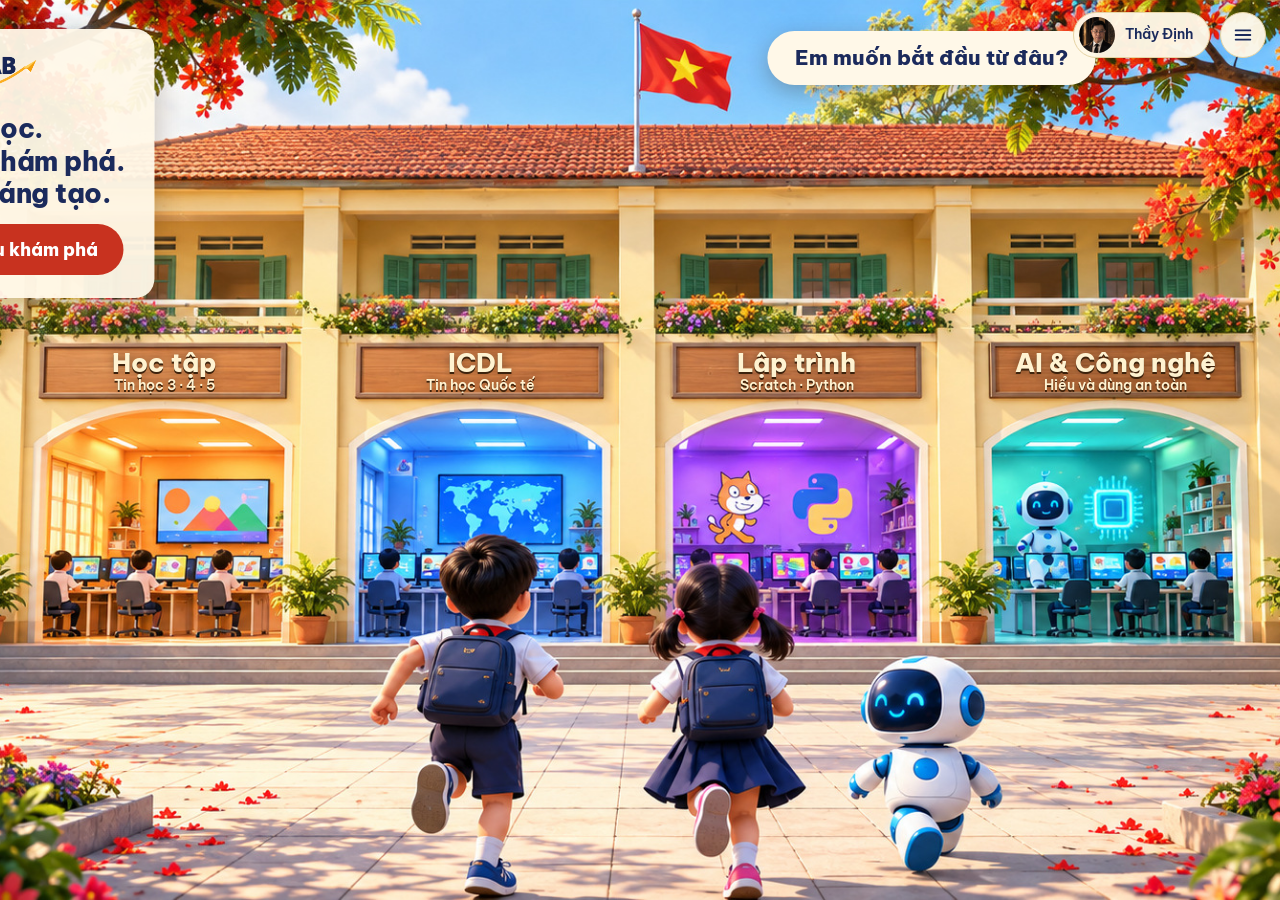
<file: index.html>
<!doctype html>
<html lang="vi">
<head>
<meta charset="UTF-8">
<meta name="viewport" content="width=device-width, initial-scale=1, viewport-fit=cover">
<title>Đ-LAB | Nơi ý tưởng được tạo nên</title>
<meta name="description" content="Đ-LAB — không gian học Tin học, ICDL, lập trình và AI dành cho học sinh tiểu học.">
<link rel="preconnect" href="https://fonts.googleapis.com">
<link rel="preconnect" href="https://fonts.gstatic.com" crossorigin>
<link href="https://fonts.googleapis.com/css2?family=Be+Vietnam+Pro:wght@400;600;800&display=swap" rel="stylesheet">
<link rel="stylesheet" href="css/base.css">
<link rel="stylesheet" href="css/home.css">
</head>
<body class="home">

<main class="viewport" id="viewport">
  <div class="stage" id="stage">
    <img src="assets/img/home-world.jpg" alt="Sân trường tiểu học Việt Nam với bốn cổng: Học tập, ICDL, Lập trình, AI và Công nghệ" width="1672" height="941" fetchpriority="high">
    <div class="brand-card">
      <img src="assets/img/dlab-wordmark.png" alt="Đ-LAB">
      <h1><span>Cùng học.</span> <span>Cùng khám phá.</span> <span>Cùng sáng tạo.</span></h1>
      <button class="cta" data-open="hoc">Bắt đầu khám phá</button>
    </div>
    <div class="hint" role="note">Em muốn bắt đầu từ đâu?</div>
    <div class="sign" style="left:12.56%;width:15.37%"><b>Học tập</b><span>Tin học 3 · 4 · 5</span></div>
    <div class="sign" style="left:32.3%;width:15.43%"><b>ICDL</b><span>Tin học Quốc tế</span></div>
    <div class="sign" style="left:52.03%;width:15.55%"><b>Lập trình</b><span>Scratch · Python</span></div>
    <div class="sign" style="left:71.89%;width:15.67%"><b>AI &amp; Công nghệ</b><span>Hiểu và dùng an toàn</span></div>
    <button class="hot" id="h-hoc" data-open="hoc" aria-label="Học tập — Tin học 3, 4, 5"></button>
    <button class="hot" id="h-icdl" data-open="icdl" aria-label="ICDL — Tin học Quốc tế"></button>
    <button class="hot" id="h-lap" data-open="lap" aria-label="Lập trình — Scratch và Python"></button>
    <button class="hot" id="h-ai" data-open="ai" aria-label="AI và Công nghệ — hiểu và dùng an toàn"></button>
  </div>
</main>

<a class="brand" href="./" aria-label="Đ-LAB — Trang chủ"><img src="assets/img/dlab-wordmark.png" alt="Đ-LAB"></a>
<div class="top">
  <button class="chip" data-open="contact" aria-label="Thầy Định — thông tin liên hệ"><img src="assets/img/avatar-thay-dinh.jpg" alt=""><span>Thầy Định</span></button>
  <button class="menu-btn" data-open="menu" aria-label="Menu: Dự án, Thông báo, Liên hệ">
    <svg width="22" height="22" viewBox="0 0 24 24" fill="none" stroke="#1b2a5c" stroke-width="2" stroke-linecap="round" aria-hidden="true"><path d="M4 7h16M4 12h16M4 17h16"/></svg>
  </button>
</div>

<nav class="gates" aria-label="Chọn khu vực">
  <button data-open="hoc">Học tập</button>
  <button data-open="icdl">ICDL</button>
  <button data-open="lap">Lập trình</button>
  <button data-open="ai">AI</button>
</nav>

<aside class="panel" id="panel" role="dialog" aria-labelledby="p-title" aria-hidden="true">
  <button class="close" id="close" aria-label="Đóng">✕</button>
  <div id="p-body"></div>
</aside>

<script src="js/home.js"></script>
</body>
</html>
</file>
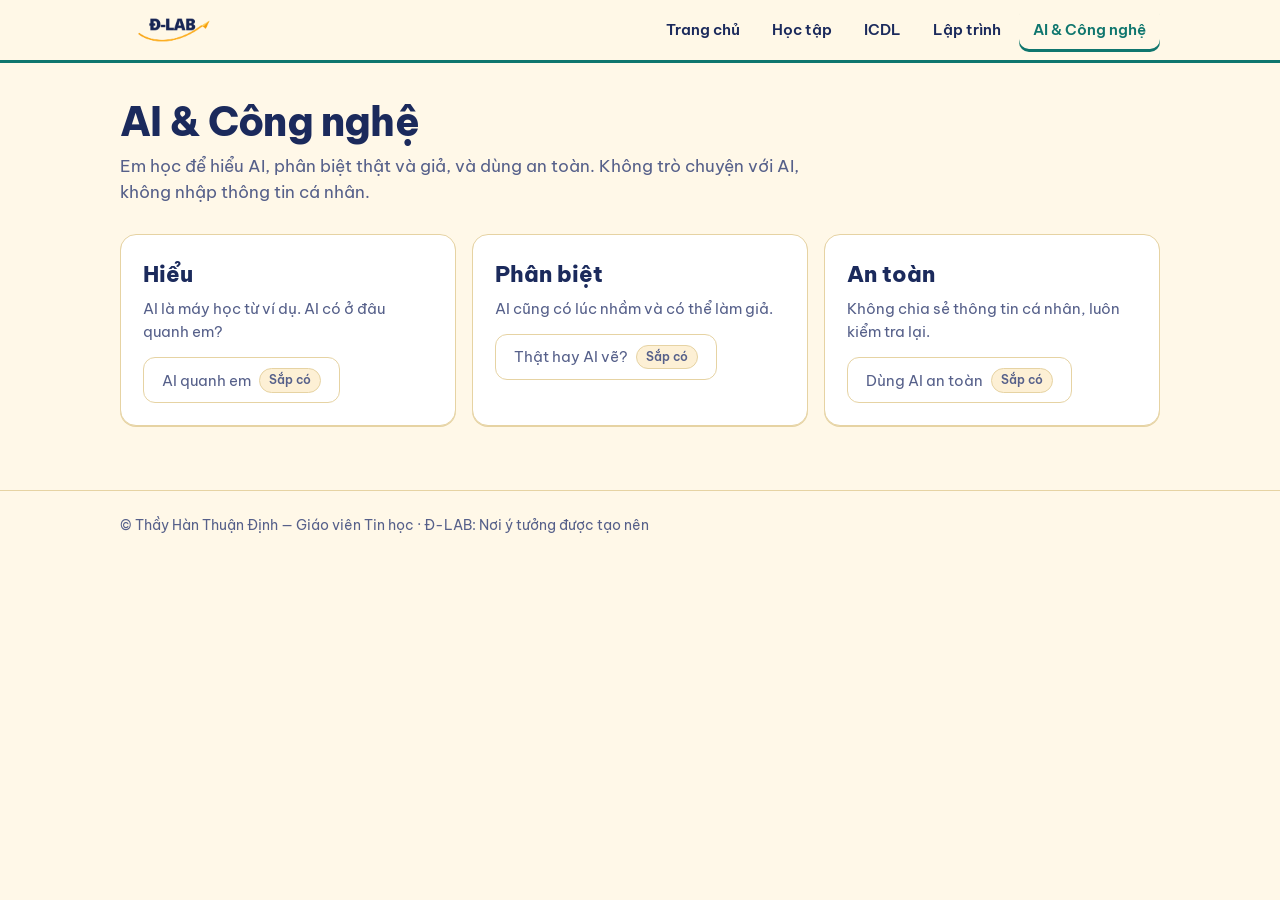
<file: ai-cong-nghe/index.html>
<!doctype html>
<html lang="vi">
<head>
<meta charset="UTF-8">
<meta name="viewport" content="width=device-width, initial-scale=1, viewport-fit=cover">
<title>AI & Công nghệ | Đ-LAB</title>
<link href="https://fonts.googleapis.com/css2?family=Be+Vietnam+Pro:wght@400;600;800&display=swap" rel="stylesheet">
<link rel="stylesheet" href="../css/base.css">
</head>
<body data-root="../" data-page="ai-cong-nghe">
<main class="page"><div class="wrap">
<h1>AI &amp; Công nghệ</h1>
<p class="lead">Em học để hiểu AI, phân biệt thật và giả, và dùng an toàn. Không trò chuyện với AI, không nhập thông tin cá nhân.</p>
<div class="grid"><section class="card"><h2>Hiểu</h2><p>AI là máy học từ ví dụ. AI có ở đâu quanh em?</p><div class="btns"><span class="btn off">AI quanh em<span class="tag">Sắp có</span></span></div></section><section class="card"><h2>Phân biệt</h2><p>AI cũng có lúc nhầm và có thể làm giả.</p><div class="btns"><span class="btn off">Thật hay AI vẽ?<span class="tag">Sắp có</span></span></div></section><section class="card"><h2>An toàn</h2><p>Không chia sẻ thông tin cá nhân, luôn kiểm tra lại.</p><div class="btns"><span class="btn off">Dùng AI an toàn<span class="tag">Sắp có</span></span></div></section></div>
</div></main>
<script src="../js/site.js"></script>
</body>
</html>
</file>
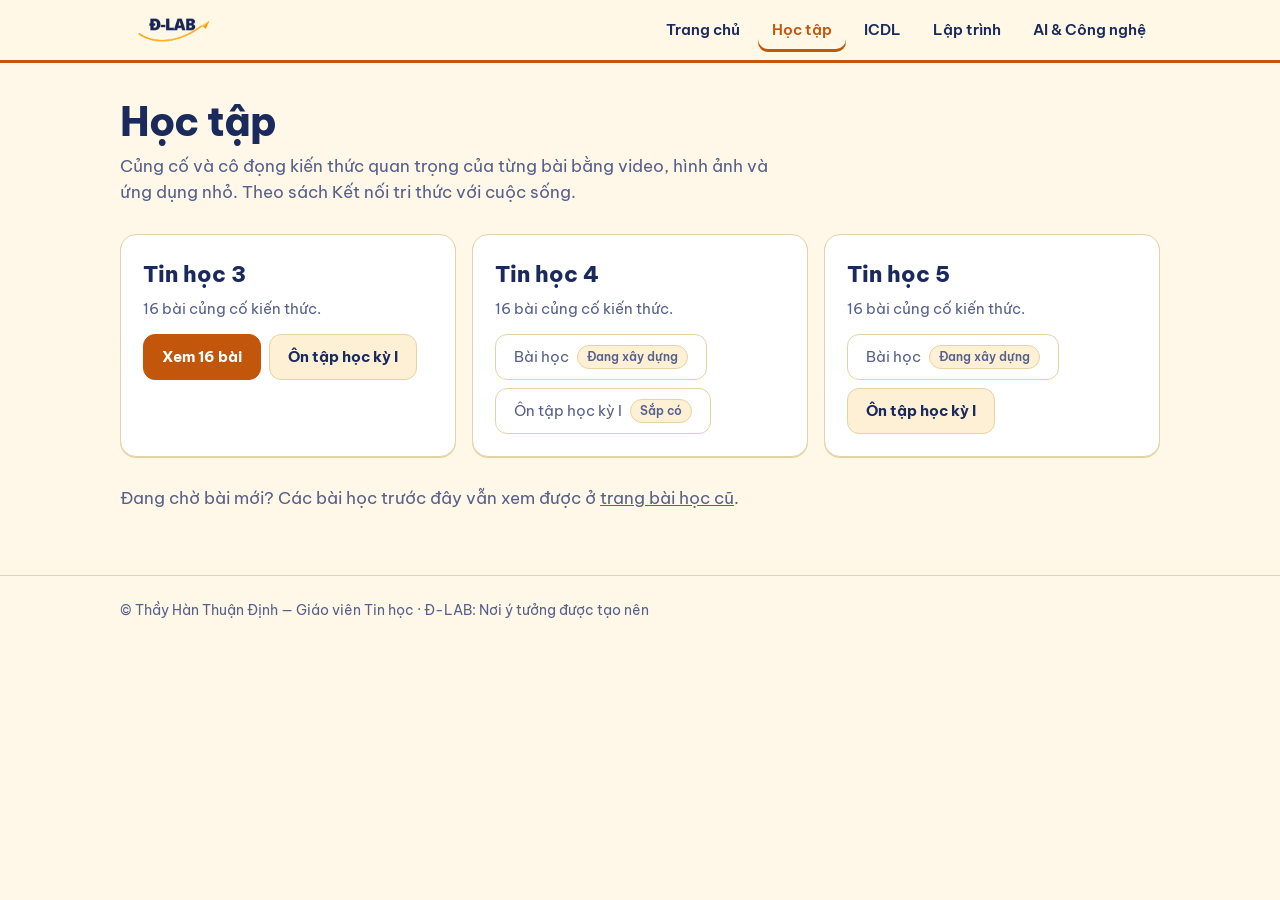
<file: hoc-tap/index.html>
<!doctype html>
<html lang="vi">
<head>
<meta charset="UTF-8">
<meta name="viewport" content="width=device-width, initial-scale=1, viewport-fit=cover">
<title>Học tập | Đ-LAB</title>
<link href="https://fonts.googleapis.com/css2?family=Be+Vietnam+Pro:wght@400;600;800&display=swap" rel="stylesheet">
<link rel="stylesheet" href="../css/base.css">
</head>
<body data-root="../" data-page="hoc-tap">
<main class="page"><div class="wrap">
<h1>Học tập</h1>
<p class="lead">Củng cố và cô đọng kiến thức quan trọng của từng bài bằng video, hình ảnh và ứng dụng nhỏ. Theo sách Kết nối tri thức với cuộc sống.</p>
<div class="grid"><section class="card"><h2>Tin học 3</h2><p>16 bài củng cố kiến thức.</p><div class="btns"><a class="btn primary" href="khoi.html?k=3">Xem 16 bài</a><a class="btn" href="../ontapkhoi3hk1.html">Ôn tập học kỳ I</a></div></section><section class="card"><h2>Tin học 4</h2><p>16 bài củng cố kiến thức.</p><div class="btns"><span class="btn off">Bài học<span class="tag">Đang xây dựng</span></span><span class="btn off">Ôn tập học kỳ I<span class="tag">Sắp có</span></span></div></section><section class="card"><h2>Tin học 5</h2><p>16 bài củng cố kiến thức.</p><div class="btns"><span class="btn off">Bài học<span class="tag">Đang xây dựng</span></span><a class="btn" href="../ontapkhoi5hk1.html">Ôn tập học kỳ I</a></div></section></div><p class="lead" style="margin-top:28px">Đang chờ bài mới? Các bài học trước đây vẫn xem được ở <a href="../index-cu.html">trang bài học cũ</a>.</p>
</div></main>
<script src="../js/site.js"></script>
</body>
</html>
</file>
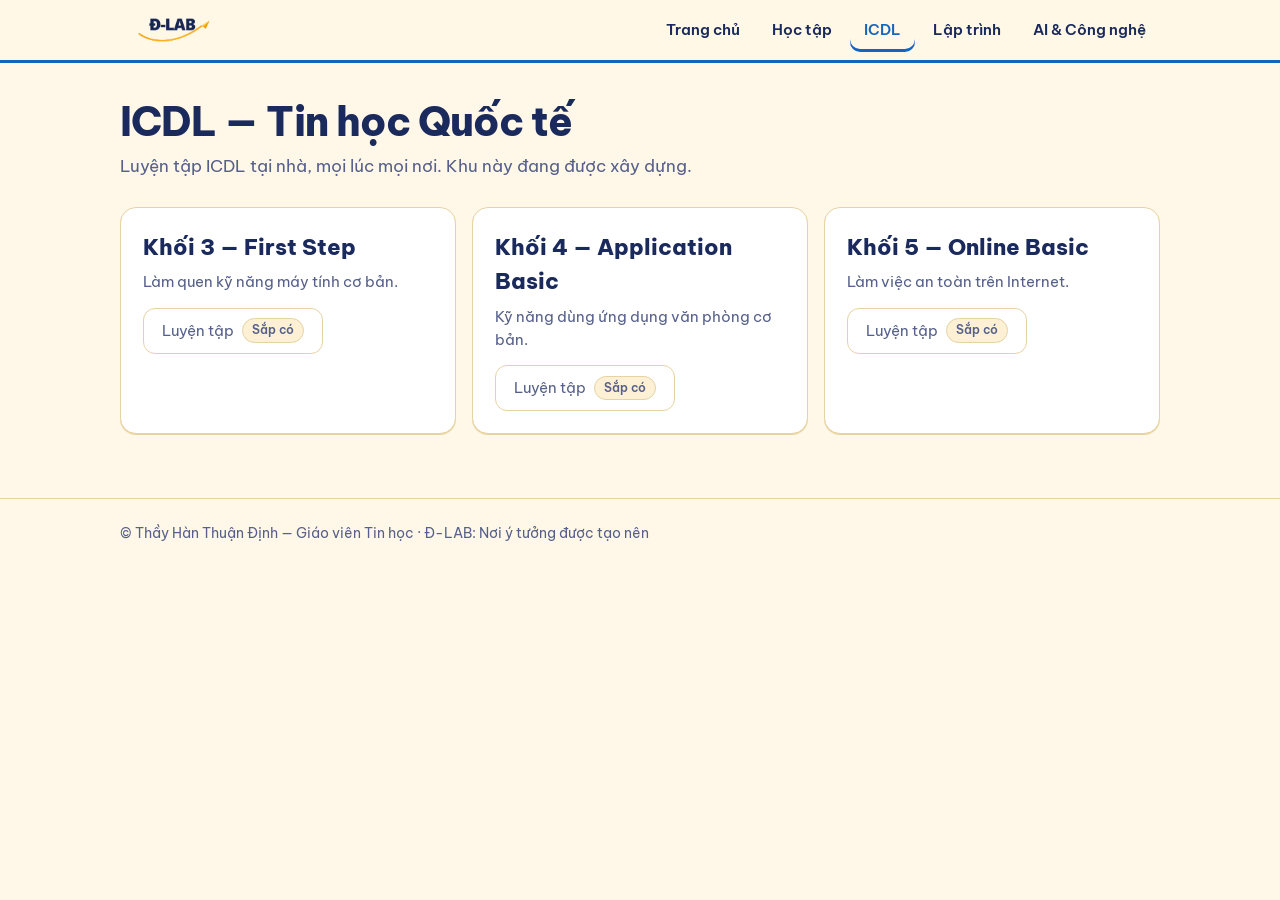
<file: icdl/index.html>
<!doctype html>
<html lang="vi">
<head>
<meta charset="UTF-8">
<meta name="viewport" content="width=device-width, initial-scale=1, viewport-fit=cover">
<title>ICDL | Đ-LAB</title>
<link href="https://fonts.googleapis.com/css2?family=Be+Vietnam+Pro:wght@400;600;800&display=swap" rel="stylesheet">
<link rel="stylesheet" href="../css/base.css">
</head>
<body data-root="../" data-page="icdl">
<main class="page"><div class="wrap">
<h1>ICDL — Tin học Quốc tế</h1>
<p class="lead">Luyện tập ICDL tại nhà, mọi lúc mọi nơi. Khu này đang được xây dựng.</p>
<div class="grid"><section class="card"><h2>Khối 3 — First Step</h2><p>Làm quen kỹ năng máy tính cơ bản.</p><div class="btns"><span class="btn off">Luyện tập<span class="tag">Sắp có</span></span></div></section><section class="card"><h2>Khối 4 — Application Basic</h2><p>Kỹ năng dùng ứng dụng văn phòng cơ bản.</p><div class="btns"><span class="btn off">Luyện tập<span class="tag">Sắp có</span></span></div></section><section class="card"><h2>Khối 5 — Online Basic</h2><p>Làm việc an toàn trên Internet.</p><div class="btns"><span class="btn off">Luyện tập<span class="tag">Sắp có</span></span></div></section></div>
</div></main>
<script src="../js/site.js"></script>
</body>
</html>
</file>
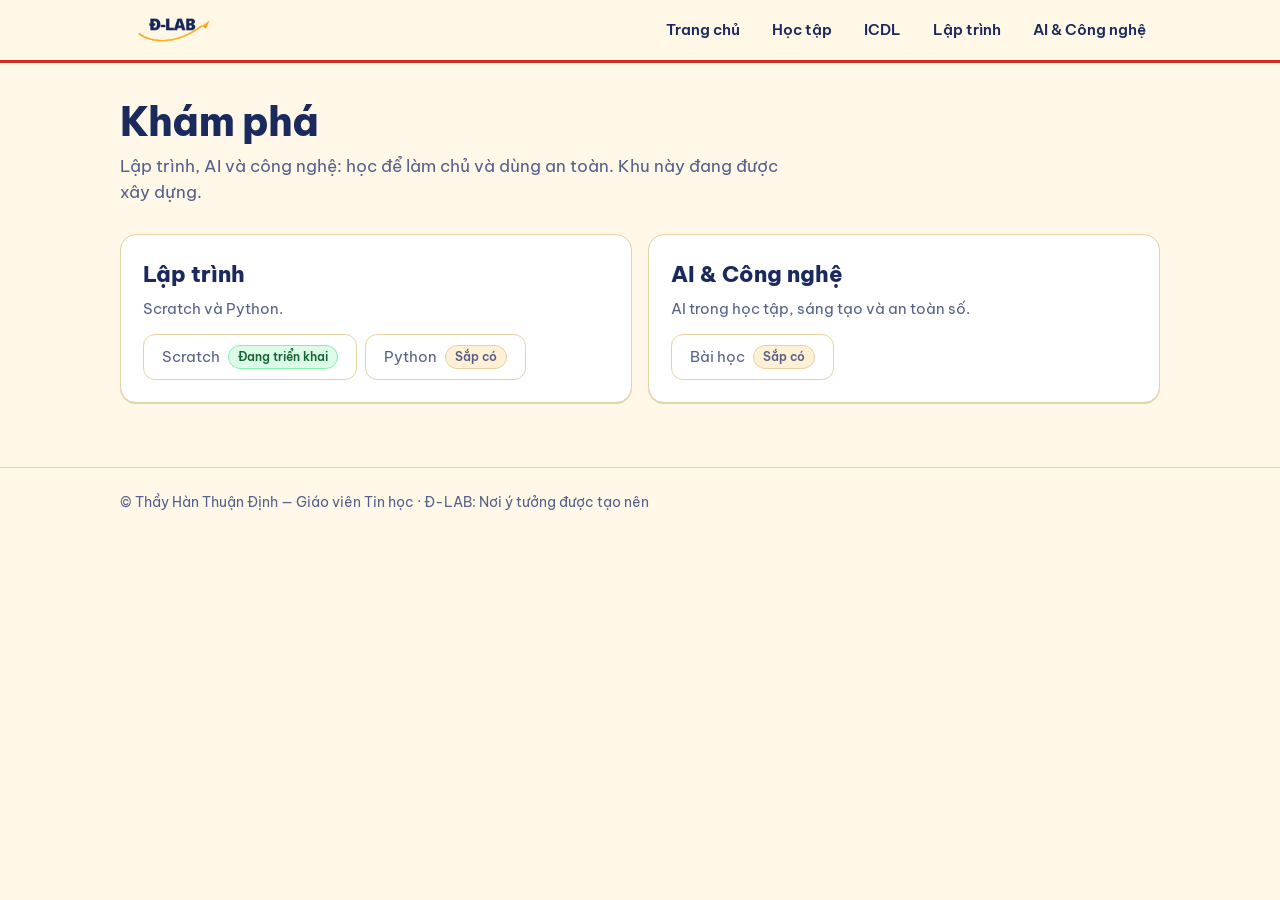
<file: kham-pha/index.html>
<!doctype html>
<html lang="vi">
<head>
<meta charset="UTF-8">
<meta name="viewport" content="width=device-width, initial-scale=1, viewport-fit=cover">
<title>Khám phá | Đ-LAB</title>
<link href="https://fonts.googleapis.com/css2?family=Be+Vietnam+Pro:wght@400;600;800&display=swap" rel="stylesheet">
<link rel="stylesheet" href="../css/base.css">
</head>
<body data-root="../" data-page="kham-pha">
<main class="page"><div class="wrap">
<h1>Khám phá</h1>
<p class="lead">Lập trình, AI và công nghệ: học để làm chủ và dùng an toàn. Khu này đang được xây dựng.</p>
<div class="grid"><section class="card"><h2>Lập trình</h2><p>Scratch và Python.</p><div class="btns"><span class="btn off">Scratch<span class="tag go">Đang triển khai</span></span><span class="btn off">Python<span class="tag">Sắp có</span></span></div></section><section class="card"><h2>AI &amp; Công nghệ</h2><p>AI trong học tập, sáng tạo và an toàn số.</p><div class="btns"><span class="btn off">Bài học<span class="tag">Sắp có</span></span></div></section></div>
</div></main>
<script src="../js/site.js"></script>
</body>
</html>
</file>
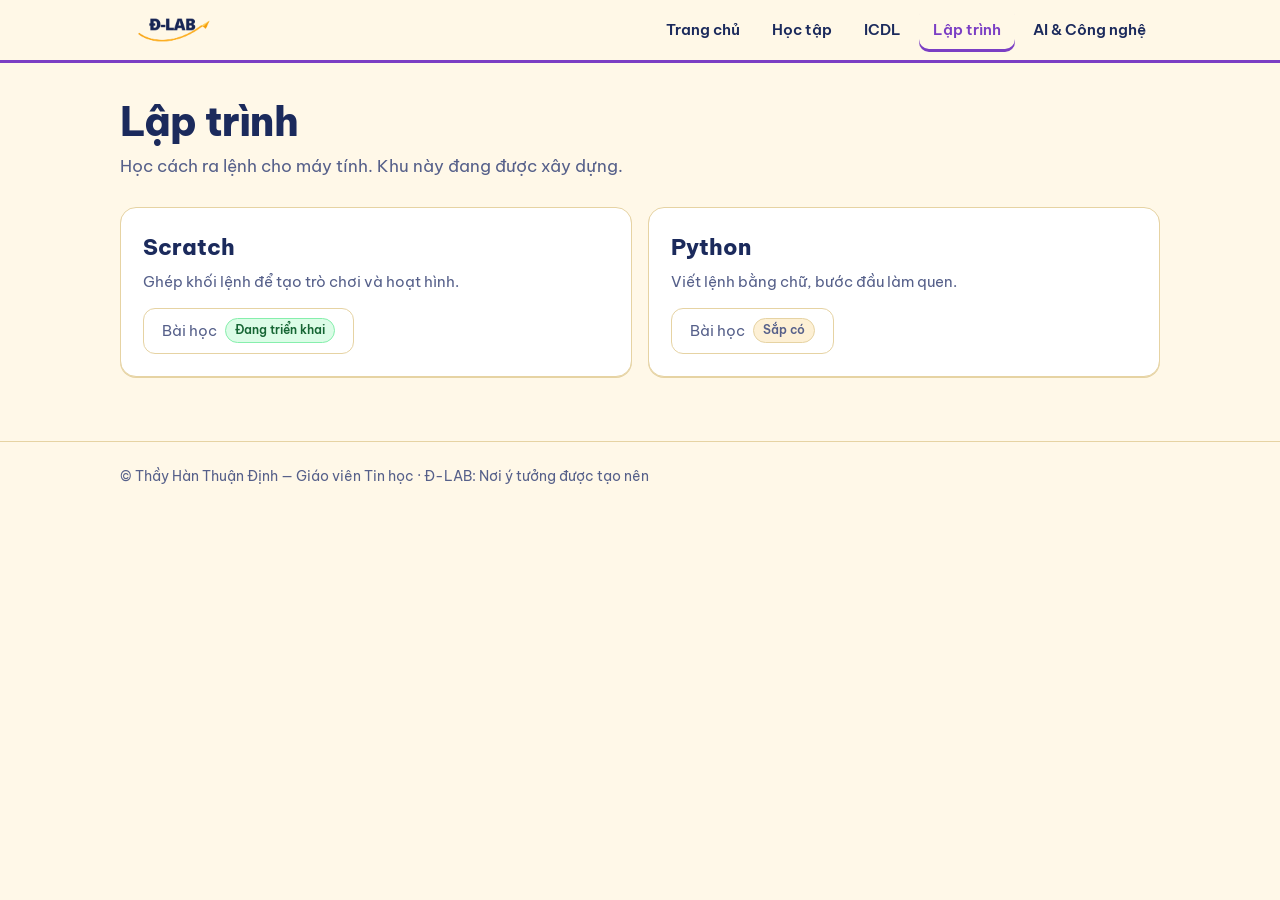
<file: lap-trinh/index.html>
<!doctype html>
<html lang="vi">
<head>
<meta charset="UTF-8">
<meta name="viewport" content="width=device-width, initial-scale=1, viewport-fit=cover">
<title>Lập trình | Đ-LAB</title>
<link href="https://fonts.googleapis.com/css2?family=Be+Vietnam+Pro:wght@400;600;800&display=swap" rel="stylesheet">
<link rel="stylesheet" href="../css/base.css">
</head>
<body data-root="../" data-page="lap-trinh">
<main class="page"><div class="wrap">
<h1>Lập trình</h1>
<p class="lead">Học cách ra lệnh cho máy tính. Khu này đang được xây dựng.</p>
<div class="grid"><section class="card"><h2>Scratch</h2><p>Ghép khối lệnh để tạo trò chơi và hoạt hình.</p><div class="btns"><span class="btn off">Bài học<span class="tag go">Đang triển khai</span></span></div></section><section class="card"><h2>Python</h2><p>Viết lệnh bằng chữ, bước đầu làm quen.</p><div class="btns"><span class="btn off">Bài học<span class="tag">Sắp có</span></span></div></section></div>
</div></main>
<script src="../js/site.js"></script>
</body>
</html>
</file>
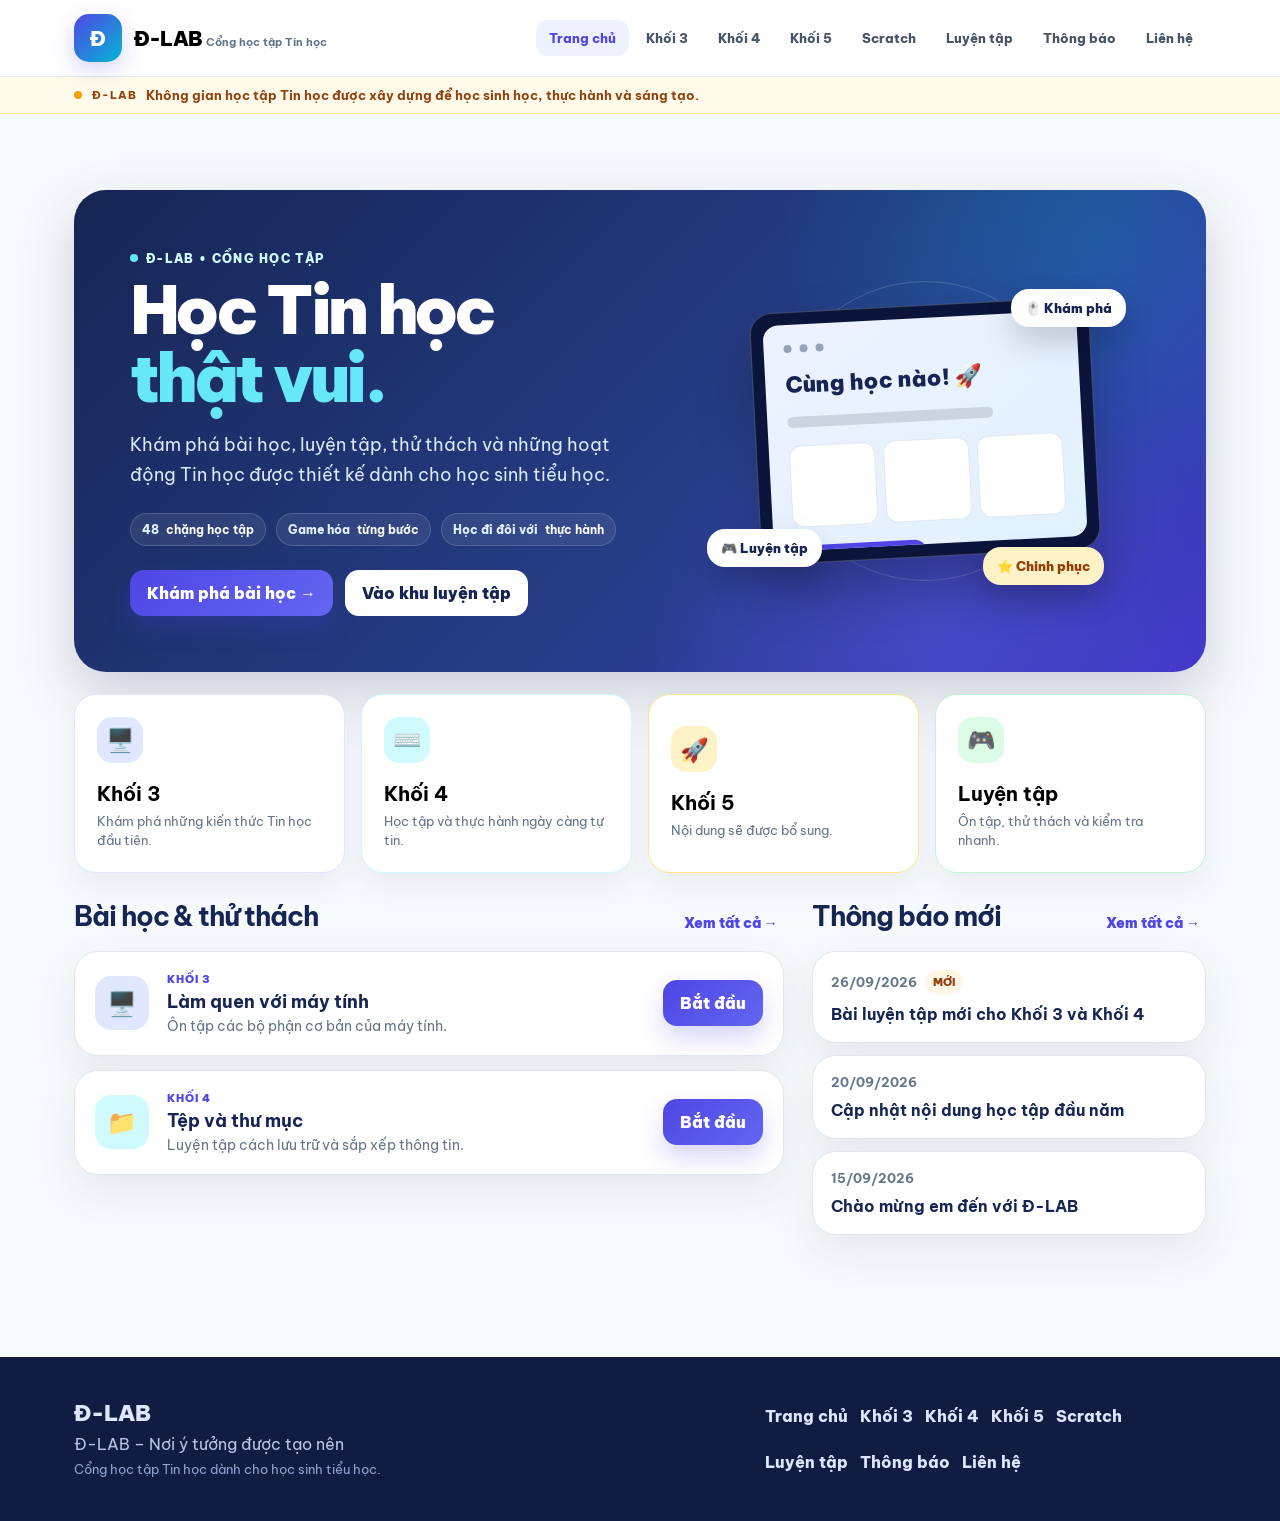
<file: index-cu.html>
<!doctype html>
<html lang="vi">
<head>
<meta charset="UTF-8">
<meta name="viewport" content="width=device-width, initial-scale=1">
<link rel="preconnect" href="https://fonts.googleapis.com">
<link rel="preconnect" href="https://fonts.gstatic.com" crossorigin>
<link href="https://fonts.googleapis.com/css2?family=Be+Vietnam+Pro:wght@400;500;600;700;800;900&display=swap" rel="stylesheet">
<title>Đ-LAB | Nơi ý tưởng được tạo nên</title>

<style>
:root{
  --navy:#172554;
  --navy-2:#243B7A;
  --indigo:#4F46E5;
  --indigo-2:#6366F1;
  --cyan:#06B6D4;
  --cyan-soft:#E6FFFB;
  --amber:#F59E0B;
  --amber-soft:#FFF7E6;
  --green:#10B981;
  --bg:#F7FAFC;
  --card:#FFFFFF;
  --line:#E2E8F0;
  --ink:#172554;
  --muted:#64748B;
  --shadow:0 16px 40px rgba(23,37,84,.08);
  --radius:24px;
}

*{box-sizing:border-box}
html{scroll-behavior:smooth}
body{
  margin:0;
  color:var(--ink);
  background:var(--bg);
  font-family:"Be Vietnam Pro","Segoe UI",Arial,sans-serif;
  -webkit-font-smoothing:antialiased;
}
button,a{font:inherit}
button{cursor:pointer}
a{text-decoration:none;color:inherit}
button:focus-visible,a:focus-visible{
  outline:3px solid var(--cyan);
  outline-offset:3px;
}
[hidden]{display:none !important}

.site{min-height:100vh}

/* HEADER */
.header{
  position:sticky; top:0; z-index:50;
  background:rgba(255,255,255,.94);
  backdrop-filter:blur(14px);
  border-bottom:1px solid rgba(226,232,240,.9);
}
.header-inner{
  max-width:1180px;
  margin:auto;
  min-height:76px;
  padding:12px 24px;
  display:flex;
  align-items:center;
  gap:24px;
}
.brand{
  display:flex; align-items:center; gap:12px;
  flex:0 0 auto;
}
.logo-wrap{
  width:48px;height:48px;border-radius:15px;
  display:grid;place-items:center;
  overflow:hidden;
  background:linear-gradient(135deg,var(--indigo),var(--cyan));
  box-shadow:0 8px 22px rgba(79,70,229,.22);
}
.logo-wrap img{
  width:100%;height:100%;object-fit:contain;
  background:#fff;
}
.logo-fallback{
  color:#fff;font-weight:900;font-size:20px;
}
.brand-name{
  font-size:20px;font-weight:900;letter-spacing:-.04em;
}
.brand-sub{
  color:var(--muted);font-size:11px;font-weight:700;line-height:1.25;
}
.nav{
  margin-left:auto;
  display:flex; gap:4px; align-items:center;
  overflow:auto; scrollbar-width:none;
}
.nav::-webkit-scrollbar{display:none}
.nav-btn{
  border:0;background:transparent;
  color:#475569;font-weight:800;font-size:13px;
  padding:10px 13px;border-radius:12px;white-space:nowrap;
}
.nav-btn:hover,.nav-btn[aria-current="page"]{
  color:var(--indigo);background:#EEF2FF;
}

/* COMMON */
.container{
  max-width:1180px;
  margin:0 auto;
  padding:0 24px;
}
.section{padding:76px 0}
.eyebrow{
  display:inline-flex;align-items:center;gap:8px;
  color:var(--indigo);font-size:12px;font-weight:900;
  letter-spacing:.11em;text-transform:uppercase;
}
.eyebrow::before{
  content:"";
  width:8px;height:8px;border-radius:50%;
  background:var(--cyan);
}
.h1{
  margin:10px 0 0;
  font-size:clamp(38px,5vw,66px);
  line-height:1.02;letter-spacing:-.055em;font-weight:900;
}
.h2{
  margin:0;font-size:clamp(28px,3vw,40px);
  line-height:1.08;letter-spacing:-.045em;font-weight:900;
}
.lead{
  color:var(--muted);
  font-size:17px;line-height:1.7;
  max-width:680px;
}
.btn{
  display:inline-flex;align-items:center;justify-content:center;
  min-height:46px;padding:11px 17px;border-radius:14px;
  border:0;font-weight:900;
  transition:transform .18s ease, box-shadow .18s ease, background .18s ease;
}
.btn:hover{transform:translateY(-2px)}
.btn-primary{
  color:#fff;
  background:linear-gradient(135deg,var(--indigo),var(--indigo-2));
  box-shadow:0 12px 24px rgba(79,70,229,.22);
}
.btn-secondary{
  color:var(--indigo);background:#EEF2FF;
}
.btn-light{
  color:var(--ink);background:#fff;border:1px solid var(--line);
}
.card{
  background:var(--card);
  border:1px solid var(--line);
  border-radius:var(--radius);
  box-shadow:var(--shadow);
}

/* HERO */
.hero{
  position:relative; overflow:hidden;
  padding:56px;
  border-radius:32px;
  color:#fff;
  background:
    radial-gradient(circle at 90% 10%, rgba(6,182,212,.24), transparent 28%),
    radial-gradient(circle at 76% 90%, rgba(99,102,241,.34), transparent 30%),
    linear-gradient(135deg,#172554 0%,#263E87 58%,#4338CA 100%);
  box-shadow:0 22px 55px rgba(23,37,84,.20);
}
.hero-grid{
  display:grid;grid-template-columns:1.08fr .92fr;
  gap:40px;align-items:center;
}
.hero-copy .eyebrow{color:#CFFAFE}
.hero-copy .eyebrow::before{background:#67E8F9}
.hero-title{font-size:clamp(42px,5.2vw,72px)}
.hero-title span{color:#67E8F9}
.hero-text{color:#DBEAFE;font-size:18px;line-height:1.7;max-width:640px}
.hero-actions{display:flex;gap:12px;flex-wrap:wrap;margin-top:24px}
.hero .btn-light{border:0}
.hero-visual{
  min-height:320px;
  position:relative;
  display:grid;place-items:center;
}
.orbit{
  position:absolute;border:1px solid rgba(255,255,255,.18);
  border-radius:50%;
}
.orbit.o1{width:300px;height:300px}
.orbit.o2{width:220px;height:220px}
.device{
  width:min(340px,100%);
  aspect-ratio:1.35;
  border-radius:22px;
  padding:12px;
  background:#0B153B;
  border:1px solid rgba(255,255,255,.22);
  box-shadow:0 28px 55px rgba(0,0,0,.23);
  transform:rotate(-3deg);
}
.device-screen{
  width:100%;height:100%;border-radius:15px;
  background:linear-gradient(145deg,#EEF2FF,#E0F2FE);
  position:relative;overflow:hidden;color:var(--ink);
  padding:20px;
}
.fake-top{display:flex;gap:8px}
.dot{width:8px;height:8px;border-radius:50%;background:#94A3B8}
.fake-line{height:11px;border-radius:99px;background:#CBD5E1;margin-top:18px;width:75%}
.fake-cards{display:grid;grid-template-columns:repeat(3,1fr);gap:8px;margin-top:18px}
.fake-card{height:82px;border-radius:12px;background:#fff;border:1px solid #E2E8F0}
.float{
  position:absolute;
  border-radius:18px;
  background:#fff;color:var(--ink);
  padding:11px 14px;
  box-shadow:0 14px 30px rgba(0,0,0,.18);
  font-weight:900;font-size:13px;
}
.float.f1{top:18px;right:24px}
.float.f2{bottom:24px;left:8px}
.float.f3{bottom:6px;right:46px;background:#FEF3C7;color:#92400E}

/* HOME CARDS */
.quick-grid{
  margin-top:22px;
  display:grid;grid-template-columns:repeat(4,1fr);
  gap:16px;
}
.quick{
  position:relative;
  padding:22px;
  overflow:hidden;
  min-height:156px;
  border-radius:22px;
  border:1px solid var(--line);
  background:#fff;
  box-shadow:0 12px 28px rgba(23,37,84,.06);
  transition:transform .18s ease, box-shadow .18s ease;
}
.quick:hover{transform:translateY(-5px);box-shadow:0 18px 36px rgba(23,37,84,.10)}
.quick-icon{
  width:46px;height:46px;border-radius:15px;
  display:grid;place-items:center;
  font-size:23px;margin-bottom:18px;
}
.q3{background:#E0E7FF}.q4{background:#CFFAFE}.q5{background:#FEF3C7}.qpractice{background:#DCFCE7}
.quick h3{margin:0;font-size:20px}
.quick p{margin:6px 0 0;color:var(--muted);font-size:13px;line-height:1.45}

/* HOME LOWER */
.two-col{
  display:grid;grid-template-columns:1.35fr .75fr;
  gap:28px;margin-top:26px;
}
.block-title{
  display:flex;justify-content:space-between;align-items:end;
  gap:12px;margin-bottom:18px
}
.block-title h2{font-size:27px;margin:0;letter-spacing:-.04em}
.link{color:var(--indigo);font-weight:900;font-size:14px}
.exercise-list{display:grid;gap:14px}
.exercise{
  padding:20px;
  display:flex;align-items:center;gap:18px;
}
.exercise-badge{
  width:54px;height:54px;border-radius:16px;
  display:grid;place-items:center;font-size:24px;
  flex:0 0 auto;
}
.exercise-main{flex:1}
.exercise-tag{font-size:11px;font-weight:900;letter-spacing:.08em;color:var(--indigo)}
.exercise h3{margin:4px 0 4px;font-size:18px}
.exercise p{margin:0;color:var(--muted);font-size:14px}
.news-list{display:grid;gap:12px}
.news-item{padding:18px}
.news-top{display:flex;gap:8px;align-items:center;flex-wrap:wrap}
.date{font-size:13px;color:var(--muted);font-weight:700}
.badge-new{
  font-size:11px;font-weight:900;
  padding:5px 8px;border-radius:999px;
  color:#92400E;background:var(--amber-soft)
}
.news-item h3{margin:10px 0 0;font-size:16px}

/* PAGE HEAD */
.page-head{
  padding:38px 0 8px;
  display:flex;justify-content:space-between;gap:22px;align-items:end;
}
.page-head p{margin:10px 0 0}
.page-hero-note{
  padding:18px 20px;
  border-radius:18px;
  background:#EEF2FF;border:1px solid #DDE2FF;
  color:#3730A3;font-weight:800;font-size:14px;
}

/* LESSONS */
.lesson-grid{
  display:grid;grid-template-columns:repeat(2,1fr);gap:18px;
  margin-top:26px
}
.lesson{
  padding:24px;
  position:relative;overflow:hidden;
}
.lesson-top{display:flex;justify-content:space-between;align-items:center}
.lesson-number{
  color:var(--indigo);font-size:11px;font-weight:900;letter-spacing:.09em
}
.lesson-icon{
  width:56px;height:56px;border-radius:17px;
  display:grid;place-items:center;font-size:27px;
  background:#F1F5F9;
}
.lesson h3{font-size:22px;margin:18px 0 8px}
.lesson p{color:var(--muted);line-height:1.6;margin:0}
.lesson-actions{display:flex;gap:9px;flex-wrap:wrap;margin-top:20px}

/* SCRATCH */
.scratch-hero{
  border-radius:32px;
  padding:44px;
  color:#fff;
  background:
    radial-gradient(circle at 88% 12%,rgba(245,158,11,.30),transparent 24%),
    radial-gradient(circle at 16% 90%,rgba(6,182,212,.22),transparent 28%),
    linear-gradient(135deg,#172554,#312E81 62%,#4338CA);
  box-shadow:0 22px 52px rgba(23,37,84,.18);
}
.scratch-grid{
  display:grid;grid-template-columns:1fr 1fr;gap:20px;margin-top:26px
}
.scratch-card{
  padding:26px;min-height:240px;
}
.scratch-icon{
  width:60px;height:60px;border-radius:19px;
  display:grid;place-items:center;font-size:30px;
  background:#FFF7ED;margin-bottom:18px;
}
.scratch-card h3{margin:0;font-size:22px}
.scratch-card p{color:var(--muted);line-height:1.65}
.scratch-placeholder{
  display:flex;align-items:center;gap:14px;
  border:2px dashed #CBD5E1;
  border-radius:18px;padding:18px;
  background:#F8FAFC;color:#64748B;font-weight:800
}

/* PRACTICE */
.practice-grid{
  display:grid;grid-template-columns:repeat(3,1fr);
  gap:18px;margin-top:24px
}
.practice-card{padding:24px}
.practice-icon{font-size:30px}
.practice-card h3{margin:13px 0 7px;font-size:22px}
.practice-card p{margin:0;color:var(--muted);line-height:1.6}

/* QUIZ */
.quiz{
  max-width:760px;margin:28px auto 0;padding:28px
}
.quiz-progress{
  height:9px;border-radius:99px;background:#E2E8F0;overflow:hidden;margin:16px 0 22px
}
.quiz-progress > span{
  display:block;height:100%;width:35%;
  background:linear-gradient(90deg,var(--indigo),var(--cyan))
}
.question{font-size:25px;line-height:1.3;font-weight:900}
.choices{display:grid;gap:10px;margin-top:18px}
.choice{
  text-align:left;padding:15px 17px;
  border-radius:15px;border:1px solid var(--line);
  background:#fff;font-weight:800;color:var(--ink);
}
.choice:hover{border-color:#A5B4FC;background:#F8FAFC}
.choice.correct{border-color:#34D399;background:#ECFDF5;color:#065F46}
.choice.wrong{border-color:#FCA5A5;background:#FEF2F2;color:#991B1B}
.feedback{min-height:28px;margin-top:15px;font-weight:900}

/* COMING */
.coming{
  max-width:780px;margin:42px auto;padding:58px 28px;
  text-align:center;position:relative;overflow:hidden
}
.coming-art{
  width:100px;height:100px;border-radius:30px;
  margin:0 auto 24px;
  display:grid;place-items:center;font-size:52px;
  background:linear-gradient(145deg,#E0E7FF,#CFFAFE);
}
.coming h2{font-size:52px;margin:0;letter-spacing:-.05em}
.coming p{max-width:520px;margin:13px auto 0;color:var(--muted);line-height:1.65}

/* NEWS */
.news-feature{
  padding:26px;
  border-left:5px solid var(--amber);
}
.news-feature h2{margin:12px 0 6px;font-size:26px}
.news-feature p{color:var(--muted);line-height:1.65}
.news-stack{display:grid;gap:14px;margin-top:18px}

/* NOTIFICATION BAR */
.notice-bar{
  border-bottom:1px solid #FDE68A;
  background:#FFFBEB;
}
.notice-inner{
  max-width:1180px;margin:auto;padding:10px 24px;
  display:flex;align-items:center;gap:10px;
  color:#92400E;font-size:13px;font-weight:800;
}
.notice-dot{width:8px;height:8px;border-radius:50%;background:var(--amber);flex:none}
.notice-label{font-size:11px;letter-spacing:.08em;text-transform:uppercase}
.notice-text{font-weight:700}

/* CONTACT */
.contact-grid{display:grid;grid-template-columns:1.1fr .9fr;gap:20px;margin-top:24px}
.contact-card{padding:28px}
.contact-item{display:flex;gap:14px;align-items:flex-start;padding:14px 0;border-bottom:1px solid var(--line)}
.contact-item:last-child{border-bottom:0}
.contact-icon{width:44px;height:44px;border-radius:14px;display:grid;place-items:center;background:#EEF2FF;color:var(--indigo);font-weight:900;flex:none}
.contact-item strong{display:block;font-size:15px}
.contact-item span{display:block;margin-top:4px;color:var(--muted);line-height:1.5}

/* HERO META */
.hero-trust{display:flex;flex-wrap:wrap;gap:10px;margin-top:22px}
.trust-pill{display:inline-flex;align-items:center;gap:7px;padding:8px 11px;border:1px solid rgba(255,255,255,.16);background:rgba(255,255,255,.08);border-radius:999px;color:#E0F2FE;font-size:12px;font-weight:800}
.trust-pill b{color:#fff}

@media (max-width:980px){.contact-grid{grid-template-columns:1fr}.notice-inner{padding:10px 20px}}

/* FOOTER */
footer{
  margin-top:46px;
  background:#111C43;color:#DCE6FF
}
.footer-inner{
  max-width:1180px;margin:auto;padding:42px 24px;
  display:grid;grid-template-columns:1.2fr .8fr;gap:30px
}
.footer-brand{font-size:22px;font-weight:900}
.footer-slogan{margin:7px 0;color:#B9C6E7}
.footer-note{font-size:13px;color:#90A4D0}
.footer-links{display:flex;flex-wrap:wrap;gap:12px;align-content:start}
.footer-links button{
  background:transparent;border:0;color:#DCE6FF;font-weight:800;padding:7px 0
}
.footer-links button:hover{color:#67E8F9}

/* RESPONSIVE */
@media (max-width:980px){
  .header-inner{flex-wrap:wrap}
  .nav{order:3;width:100%;margin-left:0}
  .hero-grid,.two-col,.scratch-grid{grid-template-columns:1fr}
  .hero{padding:40px 30px}
  .quick-grid{grid-template-columns:repeat(2,1fr)}
  .practice-grid{grid-template-columns:1fr}
  .lesson-grid{grid-template-columns:1fr}
}
@media (max-width:620px){
  .container{padding:0 16px}
  .section{padding:52px 0}
  .hero{padding:32px 22px;border-radius:24px}
  .hero-title{font-size:42px}
  .hero-visual{min-height:250px}
  .device{width:290px}
  .quick-grid{grid-template-columns:1fr 1fr;gap:10px}
  .quick{min-height:145px;padding:18px}
  .quick h3{font-size:17px}
  .exercise{align-items:flex-start}
  .exercise .btn{width:100%;margin-top:10px}
  .page-head{align-items:flex-start;flex-direction:column}
  .scratch-hero{padding:32px 22px;border-radius:24px}
  .coming h2{font-size:40px}
  .footer-inner{grid-template-columns:1fr;padding:34px 20px}
}
@media (prefers-reduced-motion:reduce){
  html{scroll-behavior:auto}
  *,*::before,*::after{transition:none !important;animation:none !important}
}
</style>
</head>

<body>
<div class="site">

<header class="header">
  <div class="header-inner">
    <button class="brand" data-go="home" aria-label="Đ-LAB — Trang chủ" style="border:0;background:transparent;text-align:left;padding:0">
      <span class="logo-wrap">
        <!-- THAY logo bằng logo thật của thầy sau khi import vào Canva -->
        <span class="logo-fallback">Đ</span>
      </span>
      <span>
        <span class="brand-name">Đ-LAB</span>
        <span class="brand-sub">Cổng học tập Tin học</span>
      </span>
    </button>

    <nav class="nav" aria-label="Điều hướng chính">
      <button class="nav-btn" data-go="home" aria-current="page">Trang chủ</button>
      <button class="nav-btn" data-go="grade3">Khối 3</button>
      <button class="nav-btn" data-go="grade4">Khối 4</button>
      <button class="nav-btn" data-go="grade5">Khối 5</button>
      <button class="nav-btn" data-go="scratch">Scratch</button>
      <button class="nav-btn" data-go="practice">Luyện tập</button>
      <button class="nav-btn" data-go="news">Thông báo</button>
      <button class="nav-btn" data-go="contact">Liên hệ</button>
    </nav>
  </div>
</header>

<div class="notice-bar">
  <div class="notice-inner">
    <span class="notice-dot"></span>
    <span class="notice-label">Đ-LAB</span>
    <span class="notice-text">Không gian học tập Tin học được xây dựng để học sinh học, thực hành và sáng tạo.</span>
  </div>
</div>

<main>

<!-- HOME -->
<section id="home" class="section page">
  <div class="container">
    <div class="hero">
      <div class="hero-grid">
        <div class="hero-copy">
          <div class="eyebrow">Đ-LAB • Cổng học tập</div>
          <h1 class="h1 hero-title">Học Tin học<br><span>thật vui.</span></h1>
          <p class="hero-text">Khám phá bài học, luyện tập, thử thách và những hoạt động Tin học được thiết kế dành cho học sinh tiểu học.</p>
          <div class="hero-trust">
            <span class="trust-pill">48 <b>chặng học tập</b></span>
            <span class="trust-pill">Game hóa <b>từng bước</b></span>
            <span class="trust-pill">Học đi đôi với <b>thực hành</b></span>
          </div>
          <div class="hero-actions">
            <button class="btn btn-primary" data-go="grade3">Khám phá bài học →</button>
            <button class="btn btn-light" data-go="practice">Vào khu luyện tập</button>
          </div>
        </div>

        <div class="hero-visual" aria-hidden="true">
          <div class="orbit o1"></div>
          <div class="orbit o2"></div>
          <div class="device">
            <div class="device-screen">
              <div class="fake-top"><span class="dot"></span><span class="dot"></span><span class="dot"></span></div>
              <div style="font-weight:900;font-size:22px;margin-top:18px">Cùng học nào! 🚀</div>
              <div class="fake-line"></div>
              <div class="fake-cards">
                <div class="fake-card"></div><div class="fake-card"></div><div class="fake-card"></div>
              </div>
              <div style="margin-top:18px;height:34px;width:48%;border-radius:11px;background:#4F46E5"></div>
            </div>
          </div>
          <div class="float f1">🖱️ Khám phá</div>
          <div class="float f2">🎮 Luyện tập</div>
          <div class="float f3">⭐ Chinh phục</div>
        </div>
      </div>
    </div>

    <div class="quick-grid">
      <button class="quick" data-go="grade3" style="text-align:left;border-color:#E0E7FF">
        <div class="quick-icon q3">🖥️</div><h3>Khối 3</h3><p>Khám phá những kiến thức Tin học đầu tiên.</p>
      </button>
      <button class="quick" data-go="grade4" style="text-align:left;border-color:#CFFAFE">
        <div class="quick-icon q4">⌨️</div><h3>Khối 4</h3><p>Học tập và thực hành ngày càng tự tin.</p>
      </button>
      <button class="quick" data-go="grade5" style="text-align:left;border-color:#FDE68A">
        <div class="quick-icon q5">🚀</div><h3>Khối 5</h3><p>Nội dung sẽ được bổ sung.</p>
      </button>
      <button class="quick" data-go="practice" style="text-align:left;border-color:#BBF7D0">
        <div class="quick-icon qpractice">🎮</div><h3>Luyện tập</h3><p>Ôn tập, thử thách và kiểm tra nhanh.</p>
      </button>
    </div>

    <div class="two-col">
      <section>
        <div class="block-title">
          <h2>Bài học & thử thách</h2>
          <button class="link" data-go="practice" style="border:0;background:transparent">Xem tất cả →</button>
        </div>
        <div class="exercise-list">
          <article class="exercise card">
            <div class="exercise-badge" style="background:#E0E7FF">🖥️</div>
            <div class="exercise-main">
              <div class="exercise-tag">KHỐI 3</div>
              <h3>Làm quen với máy tính</h3>
              <p>Ôn tập các bộ phận cơ bản của máy tính.</p>
            </div>
            <button class="btn btn-primary" data-quiz="quiz3">Bắt đầu</button>
          </article>
          <article class="exercise card">
            <div class="exercise-badge" style="background:#CFFAFE">📁</div>
            <div class="exercise-main">
              <div class="exercise-tag">KHỐI 4</div>
              <h3>Tệp và thư mục</h3>
              <p>Luyện tập cách lưu trữ và sắp xếp thông tin.</p>
            </div>
            <button class="btn btn-primary" data-quiz="quiz4">Bắt đầu</button>
          </article>
        </div>
      </section>

      <section>
        <div class="block-title">
          <h2>Thông báo mới</h2>
          <button class="link" data-go="news" style="border:0;background:transparent">Xem tất cả →</button>
        </div>
        <div class="news-list">
          <article class="news-item card">
            <div class="news-top"><span class="date">26/09/2026</span><span class="badge-new">MỚI</span></div>
            <h3>Bài luyện tập mới cho Khối 3 và Khối 4</h3>
          </article>
          <article class="news-item card">
            <div class="news-top"><span class="date">20/09/2026</span></div>
            <h3>Cập nhật nội dung học tập đầu năm</h3>
          </article>
          <article class="news-item card">
            <div class="news-top"><span class="date">15/09/2026</span></div>
            <h3>Chào mừng em đến với Đ-LAB</h3>
          </article>
        </div>
      </section>
    </div>
  </div>
</section>

<!-- GRADE 3 -->
<section id="grade3" class="section page" hidden>
  <div class="container">
    <div class="page-head">
      <div>
        <div class="eyebrow">Góc học tập • Khối 3</div>
        <h1 class="h2" style="margin-top:10px">Tin học Khối 3</h1>
        <p class="lead">Cùng khám phá thế giới máy tính qua những bài học nhỏ và hoạt động luyện tập vui nhộn.</p>
      </div>
      <div class="page-hero-note">🎯 Mục tiêu: học – thực hành – tự tin</div>
    </div>

    <div class="lesson-grid">
      <article class="lesson card">
        <div class="lesson-top"><span class="lesson-number">BÀI 01</span><div class="lesson-icon">🖥️</div></div>
        <h3>Làm quen với máy tính</h3>
        <p>Nhận biết màn hình, bàn phím, chuột và công dụng cơ bản.</p>
        <div class="lesson-actions"><button class="btn btn-primary" data-lesson="lesson31">📖 Học bài</button><button class="btn btn-secondary" data-quiz="quiz3">🎮 Luyện tập</button></div>
      </article>

      <article class="lesson card">
        <div class="lesson-top"><span class="lesson-number">BÀI 02</span><div class="lesson-icon">🖱️</div></div>
        <h3>Sử dụng chuột máy tính</h3>
        <p>Tìm hiểu thao tác di chuyển, nháy và nháy đúp chuột.</p>
        <div class="lesson-actions"><button class="btn btn-primary" data-lesson="lesson32">📖 Học bài</button><button class="btn btn-secondary" data-quiz="quiz3">🎮 Luyện tập</button></div>
      </article>
    </div>

    <div id="lesson31" class="card" hidden style="margin-top:20px;padding:28px">
      <div class="eyebrow">Bài 01 • Nội dung bài học</div>
      <h2 style="font-size:28px;margin:12px 0 8px">Làm quen với máy tính</h2>
      <p class="lead">Máy tính giúp chúng ta học tập, tìm hiểu thông tin và sáng tạo. Màn hình hiển thị hình ảnh; bàn phím giúp nhập chữ; chuột giúp chọn và điều khiển các đối tượng trên màn hình.</p>
      <button class="btn btn-secondary" data-close-lesson>← Xem danh sách bài</button>
    </div>

    <div id="lesson32" class="card" hidden style="margin-top:20px;padding:28px">
      <div class="eyebrow">Bài 02 • Nội dung bài học</div>
      <h2 style="font-size:28px;margin:12px 0 8px">Sử dụng chuột máy tính</h2>
      <p class="lead">Di chuyển chuột để đưa con trỏ đến vị trí mong muốn. Nháy chuột một lần để chọn; nháy đúp để mở một mục. Hãy đặt tay thoải mái và thao tác nhẹ nhàng.</p>
      <button class="btn btn-secondary" data-close-lesson>← Xem danh sách bài</button>
    </div>
  </div>
</section>

<!-- GRADE 4 -->
<section id="grade4" class="section page" hidden>
  <div class="container">
    <div class="page-head">
      <div>
        <div class="eyebrow">Góc học tập • Khối 4</div>
        <h1 class="h2" style="margin-top:10px">Tin học Khối 4</h1>
        <p class="lead">Học cách tổ chức thông tin, tìm kiếm và thực hành những kỹ năng Tin học hữu ích.</p>
      </div>
      <div class="page-hero-note">💡 Học kỹ – làm chắc – nhớ lâu</div>
    </div>

    <div class="lesson-grid">
      <article class="lesson card">
        <div class="lesson-top"><span class="lesson-number">BÀI 01</span><div class="lesson-icon">📁</div></div>
        <h3>Tệp và thư mục</h3>
        <p>Nhận biết cách lưu trữ và sắp xếp thông tin trong máy tính.</p>
        <div class="lesson-actions"><button class="btn btn-primary" data-lesson="lesson41">📖 Học bài</button><button class="btn btn-secondary" data-quiz="quiz4">🎮 Luyện tập</button></div>
      </article>

      <article class="lesson card">
        <div class="lesson-top"><span class="lesson-number">BÀI 02</span><div class="lesson-icon">🔎</div></div>
        <h3>Tìm kiếm thông tin</h3>
        <p>Luyện cách chọn từ khóa rõ ràng để tìm thông tin phù hợp.</p>
        <div class="lesson-actions"><button class="btn btn-primary" data-lesson="lesson42">📖 Học bài</button><button class="btn btn-secondary" data-quiz="quiz4">🎮 Luyện tập</button></div>
      </article>
    </div>

    <div id="lesson41" class="card" hidden style="margin-top:20px;padding:28px">
      <div class="eyebrow">Bài 01 • Nội dung bài học</div>
      <h2 style="font-size:28px;margin:12px 0 8px">Tệp và thư mục</h2>
      <p class="lead">Tệp dùng để lưu nội dung như văn bản hoặc hình ảnh. Thư mục giúp nhóm các tệp liên quan. Đặt tên rõ ràng và lưu tệp vào đúng thư mục để dễ tìm lại.</p>
      <button class="btn btn-secondary" data-close-lesson>← Xem danh sách bài</button>
    </div>

    <div id="lesson42" class="card" hidden style="margin-top:20px;padding:28px">
      <div class="eyebrow">Bài 02 • Nội dung bài học</div>
      <h2 style="font-size:28px;margin:12px 0 8px">Tìm kiếm thông tin</h2>
      <p class="lead">Từ khóa là những từ mô tả điều em muốn tìm. Hãy dùng từ ngắn gọn, cụ thể; đọc kết quả cẩn thận và hỏi thầy cô hoặc người lớn khi gặp thông tin chưa rõ.</p>
      <button class="btn btn-secondary" data-close-lesson>← Xem danh sách bài</button>
    </div>
  </div>
</section>

<!-- GRADE 5 -->
<section id="grade5" class="section page" hidden>
  <div class="container">
    <div class="coming card">
      <div class="coming-art">🚀</div>
      <div class="eyebrow" style="justify-content:center">Đ-LAB • Khối 5</div>
      <h2>COMING SOON</h2>
      <h3 style="font-size:24px;margin:12px 0 4px">Khối 5 đang được cập nhật</h3>
      <p>Năm học này nội dung Khối 5 chưa triển khai. Khu vực này sẽ được mở khi có nội dung phù hợp.</p>
      <button class="btn btn-primary" data-go="home" style="margin-top:22px">← Về trang chủ</button>
    </div>
  </div>
</section>

<!-- SCRATCH -->
<section id="scratch" class="section page" hidden>
  <div class="container">
    <div class="scratch-hero">
      <div class="eyebrow" style="color:#CFFAFE">Đ-LAB • Lập trình sáng tạo</div>
      <h1 class="h2" style="color:#fff;margin-top:12px;font-size:clamp(38px,4.5vw,60px)">Scratch</h1>
      <p style="max-width:700px;color:#DBEAFE;font-size:18px;line-height:1.7;margin-bottom:0">Khu vực dành cho các hoạt động lập trình trực quan, kể chuyện, làm game và khám phá tư duy máy tính.</p>
    </div>

    <div class="scratch-grid">
      <article class="scratch-card card">
        <div class="scratch-icon">🐱</div>
        <h3>Học Scratch</h3>
        <p>Nội dung bài học, hướng dẫn và ví dụ sẽ được thầy cập nhật tại đây.</p>
        <div class="scratch-placeholder">📚 Nội dung đang được cập nhật</div>
      </article>

      <article class="scratch-card card">
        <div class="scratch-icon">🎮</div>
        <h3>Dự án & trò chơi</h3>
        <p>Khu vực trưng bày các sản phẩm Scratch, thử thách và hoạt động sáng tạo của học sinh.</p>
        <div class="scratch-placeholder">🚀 Sắp có dự án mới</div>
      </article>
    </div>
  </div>
</section>

<!-- PRACTICE -->
<section id="practice" class="section page" hidden>
  <div class="container">
    <div class="page-head">
      <div>
        <div class="eyebrow">Đ-LAB • Luyện tập</div>
        <h1 class="h2" style="margin-top:10px">Khu vực luyện tập</h1>
        <p class="lead">Chọn nội dung và bắt đầu ôn tập. Các hoạt động sẽ được bổ sung dần theo từng bài học.</p>
      </div>
    </div>

    <div id="practice-list" class="practice-grid">
      <article class="practice-card card">
        <div class="practice-icon">🖥️</div>
        <h3>Khối 3</h3>
        <p>Làm quen với máy tính</p>
        <button class="btn btn-primary" data-quiz="quiz3" style="margin-top:18px">Bắt đầu →</button>
      </article>
      <article class="practice-card card">
        <div class="practice-icon">📁</div>
        <h3>Khối 4</h3>
        <p>Tệp và thư mục</p>
        <button class="btn btn-primary" data-quiz="quiz4" style="margin-top:18px">Bắt đầu →</button>
      </article>
      <article class="practice-card card">
        <div class="practice-icon">🚀</div>
        <h3>Khối 5</h3>
        <p>COMING SOON</p>
        <button class="btn btn-light" data-go="grade5" style="margin-top:18px">Xem trạng thái</button>
      </article>
    </div>

    <section id="quiz3" class="quiz card" hidden>
      <div class="eyebrow">Luyện tập • Khối 3</div>
      <div style="display:flex;justify-content:space-between;gap:12px;align-items:end">
        <h2 class="question">Bộ phận nào giúp em nhập chữ vào máy tính?</h2>
        <span style="font-size:13px;color:#64748B;font-weight:900">Câu 1/1</span>
      </div>
      <div class="quiz-progress"><span style="width:100%"></span></div>
      <div class="choices">
        <button class="choice" data-correct="false">Màn hình</button>
        <button class="choice" data-correct="true">Bàn phím</button>
        <button class="choice" data-correct="false">Loa</button>
      </div>
      <div class="feedback" role="status" aria-live="polite"></div>
      <div style="display:flex;gap:10px;flex-wrap:wrap;margin-top:20px">
        <button class="btn btn-secondary" data-retry>Thử lại</button>
        <button class="btn btn-light" data-close-quiz>← Danh sách luyện tập</button>
      </div>
    </section>

    <section id="quiz4" class="quiz card" hidden>
      <div class="eyebrow">Luyện tập • Khối 4</div>
      <div style="display:flex;justify-content:space-between;gap:12px;align-items:end">
        <h2 class="question">Em nên dùng gì để nhóm các tệp có liên quan?</h2>
        <span style="font-size:13px;color:#64748B;font-weight:900">Câu 1/1</span>
      </div>
      <div class="quiz-progress"><span style="width:100%"></span></div>
      <div class="choices">
        <button class="choice" data-correct="false">Con trỏ chuột</button>
        <button class="choice" data-correct="true">Thư mục</button>
        <button class="choice" data-correct="false">Màn hình</button>
      </div>
      <div class="feedback" role="status" aria-live="polite"></div>
      <div style="display:flex;gap:10px;flex-wrap:wrap;margin-top:20px">
        <button class="btn btn-secondary" data-retry>Thử lại</button>
        <button class="btn btn-light" data-close-quiz>← Danh sách luyện tập</button>
      </div>
    </section>
  </div>
</section>

<!-- NEWS -->
<section id="news" class="section page" hidden>
  <div class="container">
    <div class="page-head">
      <div>
        <div class="eyebrow">Đ-LAB • Cập nhật</div>
        <h1 class="h2" style="margin-top:10px">Thông báo</h1>
        <p class="lead">Những thông tin mới dành cho học sinh và phụ huynh.</p>
      </div>
    </div>

    <article class="news-feature card">
      <div class="news-top"><span class="date">26/09/2026</span><span class="badge-new">MỚI</span></div>
      <h2>Bài luyện tập mới cho Khối 3 và Khối 4</h2>
      <p>Học sinh có thể vào khu vực Luyện tập để ôn lại kiến thức về máy tính, tệp và thư mục.</p>
    </article>

    <div class="news-stack">
      <article class="news-item card">
        <div class="date">20/09/2026</div>
        <h3>Cập nhật nội dung học tập đầu năm</h3>
        <p style="color:#64748B;line-height:1.6">Nội dung học tập dành cho Khối 3 và Khối 4 đã được cập nhật trên cổng học tập Đ-LAB.</p>
      </article>
      <article class="news-item card">
        <div class="date">15/09/2026</div>
        <h3>Chào mừng đến với Đ-LAB</h3>
        <p style="color:#64748B;line-height:1.6">Khám phá bài học, luyện tập và các cập nhật mới tại đây.</p>
      </article>
    </div>
  </div>
</section>


<!-- CONTACT -->
<section id="contact" class="section page" hidden>
  <div class="container">
    <div class="page-head">
      <div>
        <div class="eyebrow">Đ-LAB • Kết nối</div>
        <h1 class="h2" style="margin-top:10px">Trao đổi với thầy</h1>
        <p class="lead">Khu vực dành cho phụ huynh và học sinh khi cần trao đổi về bài học, hoạt động luyện tập hoặc nội dung tại Đ-LAB.</p>
      </div>
    </div>

    <div class="contact-grid">
      <article class="contact-card card">
        <div class="eyebrow">Về Đ-LAB</div>
        <h2 style="font-size:28px;margin:12px 0 8px">Học để hiểu. Làm để nhớ.</h2>
        <p class="lead" style="font-size:16px">Đ-LAB hướng tới một trải nghiệm học Tin học hiện đại, trong đó học sinh được đọc, khám phá, thao tác, thử sai và tự mình chinh phục nhiệm vụ.</p>
        <button class="btn btn-primary" data-go="home">← Về trang chủ</button>
      </article>
      <article class="contact-card card">
        <div class="eyebrow">Trao đổi</div>
        <div class="contact-item"><div class="contact-icon">H</div><div><strong>Học sinh</strong><span>Trao đổi về bài học, nhiệm vụ và kết quả luyện tập.</span></div></div>
        <div class="contact-item"><div class="contact-icon">P</div><div><strong>Phụ huynh</strong><span>Trao đổi về tiến độ học tập và các thông báo của Đ-LAB.</span></div></div>
        <div class="contact-item"><div class="contact-icon">Đ</div><div><strong>Thầy Định</strong><span>Ưu tiên trao đổi qua kênh liên lạc được thầy thông báo trong lớp.</span></div></div>
      </article>
    </div>
  </div>
</section>

</main>

<footer>
  <div class="footer-inner">
    <div>
      <div class="footer-brand">Đ-LAB</div>
      <div class="footer-slogan">Đ-LAB – Nơi ý tưởng được tạo nên</div>
      <div class="footer-note">Cổng học tập Tin học dành cho học sinh tiểu học.</div>
    </div>
    <div class="footer-links">
      <button data-go="home">Trang chủ</button>
      <button data-go="grade3">Khối 3</button>
      <button data-go="grade4">Khối 4</button>
      <button data-go="grade5">Khối 5</button>
      <button data-go="scratch">Scratch</button>
      <button data-go="practice">Luyện tập</button>
      <button data-go="news">Thông báo</button>
      <button data-go="contact">Liên hệ</button>
    </div>
  </div>
</footer>

</div>

<script>
const pages = [...document.querySelectorAll('.page')];

function showPage(id){
  const target = document.getElementById(id);
  if(!target) return;
  pages.forEach(p => p.hidden = p.id !== id);
  document.querySelectorAll('.nav-btn').forEach(btn => {
    if(btn.dataset.go === id) btn.setAttribute('aria-current','page');
    else btn.removeAttribute('aria-current');
  });
  document.querySelectorAll('[data-quiz-panel]').forEach(p => p.hidden = true);
  target.querySelector('h1,h2')?.focus?.();
  window.scrollTo({top:0,behavior:'instant'});
}

function openLesson(id){
  const page = document.getElementById(id)?.closest('.page');
  if(!page) return;
  showPage(page.id);
  page.querySelectorAll('[id^="lesson"]').forEach(x => { if(x.id !== id && x.classList.contains('card')) x.hidden = true; });
  const detail = document.getElementById(id);
  if(detail) detail.hidden = false;
}

function closeLessons(page){
  page.querySelectorAll('[id^="lesson"]').forEach(x => x.hidden = true);
}

function resetQuiz(quiz){
  quiz.querySelectorAll('.choice').forEach(c=>{
    c.disabled=false;
    c.classList.remove('correct','wrong');
  });
  quiz.querySelector('.feedback').textContent='';
  quiz.querySelector('.feedback').style.color='';
}

function openQuiz(id){
  showPage('practice');
  document.getElementById('practice-list').hidden = true;
  document.querySelectorAll('#practice .quiz').forEach(q => q.hidden = true);
  const quiz = document.getElementById(id);
  if(quiz){
    quiz.hidden=false;
    resetQuiz(quiz);
  }
}

document.addEventListener('click', e=>{
  const c = e.target.closest('button');
  if(!c) return;

  if(c.dataset.go){ showPage(c.dataset.go); return; }
  if(c.dataset.lesson){ openLesson(c.dataset.lesson); return; }
  if(c.dataset.quiz){ openQuiz(c.dataset.quiz); return; }

  if(c.hasAttribute('data-close-lesson')){
    const page = c.closest('.page');
    closeLessons(page);
    return;
  }

  if(c.hasAttribute('data-close-quiz')){
    c.closest('.quiz').hidden=true;
    document.getElementById('practice-list').hidden=false;
    return;
  }

  if(c.hasAttribute('data-retry')){
    resetQuiz(c.closest('.quiz'));
    return;
  }

  if(c.classList.contains('choice')){
    const quiz = c.closest('.quiz');
    const correct = c.dataset.correct === 'true';
    c.classList.add(correct ? 'correct' : 'wrong');
    const feedback = quiz.querySelector('.feedback');
    if(correct){
      feedback.textContent='🎉 Chính xác! Em đã nắm được kiến thức.';
      feedback.style.color='#047857';
      quiz.querySelectorAll('.choice').forEach(x=>x.disabled=true);
    }else{
      feedback.textContent='💡 Chưa đúng. Em thử lại một đáp án khác nhé!';
      feedback.style.color='#B91C1C';
      c.disabled=true;
    }
  }
});
</script>
</body>
</html>
</file>
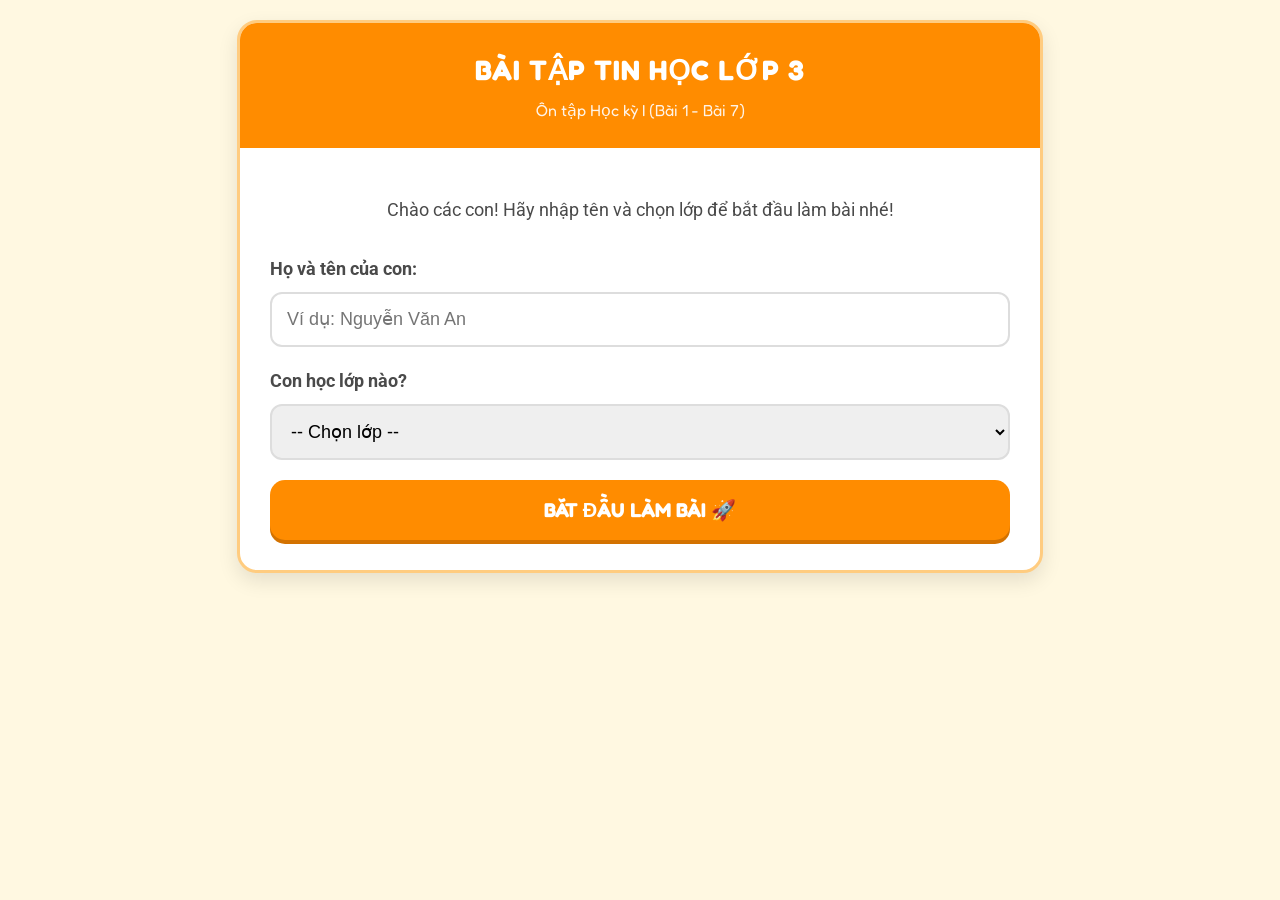
<file: K3-HK1.html>
<!DOCTYPE html>
<html lang="vi">
<head>
    <meta charset="UTF-8">
    <meta name="viewport" content="width=device-width, initial-scale=1.0">
    <title>Ôn Tập Tin Học Lớp 3 - HK1</title>
    <link href="https://fonts.googleapis.com/css2?family=Fredoka:wght@400;500;600&family=Roboto:wght@400;500&display=swap" rel="stylesheet">
    <style>
        :root {
            --primary: #FF8C00; /* Màu cam năng động cho lớp 3 */
            --primary-hover: #e07b00;
            --bg-color: #FFF8E1; /* Màu nền vàng nhạt dịu mắt */
            --text-color: #4a4a4a;
            --success: #4CAF50; /* Màu xanh lá tươi */
            --error: #FF5252;   /* Màu đỏ */
        }

        body {
            font-family: 'Roboto', sans-serif; /* Font chữ dễ đọc */
            background-color: var(--bg-color);
            color: var(--text-color);
            margin: 0; padding: 20px; line-height: 1.6;
        }

        .main-container {
            background: #fff; max-width: 800px; margin: 0 auto;
            border-radius: 20px; /* Bo tròn nhiều hơn cho dễ thương */
            box-shadow: 0 8px 20px rgba(0,0,0,0.1);
            overflow: hidden; border: 3px solid #FFCC80;
        }

        .header-banner {
            background: var(--primary); color: white;
            padding: 25px; text-align: center;
            font-family: 'Fredoka', sans-serif; /* Font tiêu đề ngộ nghĩnh */
        }
        .header-banner h1 { margin: 0; font-size: 28px; text-transform: uppercase; letter-spacing: 1px; }
        .header-banner p { margin: 5px 0 0; font-size: 16px; opacity: 0.9; }

        .content-body { padding: 30px; }

        /* Form nhập liệu */
        .form-group { margin-bottom: 20px; }
        .form-label { display: block; margin-bottom: 8px; font-weight: 700; font-size: 18px; }
        .form-input {
            width: 100%; padding: 15px;
            border: 2px solid #ddd; border-radius: 12px;
            font-size: 18px; box-sizing: border-box; transition: border 0.3s;
        }
        .form-input:focus { border-color: var(--primary); outline: none; }

        /* Nút bấm to hơn cho lớp 3 */
        .btn-primary {
            background: var(--primary); color: white;
            border: none; padding: 18px 30px;
            border-radius: 15px; font-size: 20px; font-weight: 700; font-family: 'Fredoka', sans-serif;
            cursor: pointer; width: 100%; transition: transform 0.2s, background 0.2s;
            box-shadow: 0 4px 0 #d37200; /* Hiệu ứng nút nổi */
        }
        .btn-primary:hover { background-color: var(--primary-hover); transform: translateY(-2px); }
        .btn-primary:active { transform: translateY(2px); box-shadow: none; }
        
        .btn-secondary {
            background: #78909C; color: white;
            border: none; padding: 15px 30px; margin-top: 15px;
            border-radius: 12px; font-size: 18px; font-weight: 700;
            cursor: pointer; width: 100%;
        }

        .student-info-bar {
            background: #FFE0B2; padding: 15px 20px; color: #E65100;
            border-radius: 12px; margin-bottom: 25px; font-weight: 600; font-size: 18px; text-align: center;
        }
        
        /* Giao diện câu hỏi */
        .question-block {
            background: #fff; border: 2px solid #eee;
            padding: 20px; border-radius: 15px; margin-bottom: 25px;
            position: relative;
        }

        .q-title {
            font-size: 20px; font-weight: 700; margin-bottom: 15px; color: #E65100;
        }

        .option-label {
            display: flex; align-items: center;
            padding: 12px 15px; border: 2px solid #f0f2f5;
            border-radius: 10px; margin-bottom: 12px;
            cursor: pointer; transition: all 0.2s; font-size: 18px;
        }
        .option-label:hover { background: #FFF3E0; border-color: #FFCC80; }
        
        .option-input:checked + .option-text { color: #E65100; font-weight: 600; }
        .option-input:checked + .option-text::before {
             border-color: var(--primary); background-color: var(--primary);
             box-shadow: inset 0 0 0 4px white;
        }

        .option-input { display: none; }
        .option-text { display: flex; align-items: center; width: 100%; }
        .option-text::before {
            content: ''; width: 24px; height: 24px;
            border: 2px solid #adb5bd; border-radius: 50%;
            margin-right: 15px; flex-shrink: 0; transition: all 0.2s;
        }

        /* --- CHẾ ĐỘ XEM LẠI --- */
        .review-mode .option-input { pointer-events: none; }
        
        .review-mode .option-label.correct {
            background-color: #E8F5E9; border-color: #A5D6A7; color: #2E7D32;
        }
        .review-mode .option-label.correct .option-text::after {
            content: ' ✅ Đúng rồi!'; margin-left: auto; font-weight: bold; font-size: 16px;
        }

        .review-mode .option-label.wrong {
            background-color: #FFEBEE; border-color: #EF9A9A; color: #C62828;
        }
        .review-mode .option-label.wrong .option-text::after {
            content: ' ❌ Sai nhé'; margin-left: auto; font-weight: bold; font-size: 16px;
        }

        .submit-section { margin-top: 30px; padding-top: 20px; border-top: 2px dashed #eee; }

        .result-box { text-align: center; padding: 40px 20px; }
        .score-huge { font-size: 80px; font-weight: 700; color: var(--primary); margin: 10px 0; font-family: 'Fredoka', sans-serif; }
        
        .loading-overlay { position: fixed; top:0; left:0; width:100%; height:100%; background:rgba(255,255,255,0.95); z-index:999; display:flex; justify-content:center; align-items:center; font-size:24px; color: var(--primary); font-weight: bold; flex-direction: column; }
        .hidden { display: none !important; }
    </style>
</head>
<body>

<div class="main-container">
    <div class="header-banner">
        <h1>BÀI TẬP TIN HỌC LỚP 3</h1>
        <p>Ôn tập Học kỳ I (Bài 1 - Bài 7)</p>
    </div>

    <div class="content-body">
        <div id="start-screen">
            <p style="text-align: center; margin-bottom: 30px; font-size: 18px;">Chào các con! Hãy nhập tên và chọn lớp để bắt đầu làm bài nhé!</p>
            <div class="form-group">
                <label class="form-label">Họ và tên của con:</label>
                <input type="text" id="student-name" class="form-input" placeholder="Ví dụ: Nguyễn Văn An">
            </div>
            <div class="form-group">
                <label class="form-label">Con học lớp nào?</label>
                <select id="student-class" class="form-input">
                    <option value="" disabled selected>-- Chọn lớp --</option>
                    <option value="3/4">3/4</option> <option value="3/5">3/5</option>
                    <option value="3/8">3/8</option> <option value="3/9">3/9</option>
                </select>
            </div>
            <button class="btn-primary" onclick="startQuiz()">BẮT ĐẦU LÀM BÀI 🚀</button>
        </div>

        <div id="quiz-screen" class="hidden">
            <div class="student-info-bar">
                Bạn: <span id="info-name"></span> - Lớp: <span id="info-class"></span>
            </div>
            <div id="questions-list"></div>
            <div class="submit-section" id="submit-btn-area">
                <button class="btn-primary submit-btn" onclick="submitQuiz()">NỘP BÀI 📝</button>
            </div>
            <div class="submit-section hidden" id="review-btn-area">
                 <button class="btn-primary" onclick="location.reload()">LÀM LẠI BÀI KHÁC 🔄</button>
            </div>
        </div>

        <div id="result-screen" class="hidden result-box">
            <h2 style="color: #E65100;">🎉 Hoàn thành bài làm! 🎉</h2>
            <div class="student-info-bar" style="background:white; border: 2px dashed #FFCC80;">
                Học sinh: <strong id="res-name"></strong> - Lớp: <strong id="res-class"></strong>
            </div>
            
            <p style="font-size: 20px; color: #555;">Số câu trả lời đúng:</p>
            <div class="score-huge" id="res-score">0</div>
            <h3 id="res-total" style="color: #777;"></h3>
            
            <div id="connection-status" style="margin-top: 20px; font-weight: 500;"></div>
            
            <button class="btn-primary" onclick="reviewQuiz()">🔍 XEM LẠI BÀI VỪA LÀM</button>
            <button class="btn-secondary" onclick="location.reload()">🏠 Quay về màn hình chính</button>
        </div>
    </div>
</div>

<div id="loading" class="loading-overlay hidden">
    <div style="font-size: 50px;">⏳</div>
    <div>Đang chấm điểm...<br>Đợi xíu nhé!</div>
</div>

<script>
// ============================================================
// QUAN TRỌNG: DÁN LINK GOOGLE SHEET (WEB APP URL) CỦA BẠN VÀO DƯỚI ĐÂY:
const scriptURL = 'https://script.google.com/macros/s/AKfycbzc_jdkgffFkS9aXUT3mdTXHqYY7dolPhp10eTm08kYBQ6mFi09-Qv8s-q0DjXKhP3Crg/exec'; 
// ============================================================

    // DANH SÁCH 30 CÂU HỎI ĐA DẠNG (BÀM SÁT BÀI 1 - 7 CHÂN TRỜI SÁNG TẠO)
    let questions = [
        // --- DẠNG 1: TƯ DUY GHÉP ĐÔI (MATCHING) ---
        { q: "Hãy chọn cặp ghép đúng giữa bộ phận máy tính và chức năng:", a: ["Bàn phím - Dùng để xem hình ảnh.", "Thân máy - Xử lý thông tin (giống bộ não).", "Loa - Dùng để gõ chữ.", "Màn hình - Dùng để nghe nhạc."], correct: 1 },
        { q: "Ghép đôi hoạt động và dạng thông tin tương ứng:", a: ["Nghe tiếng trống trường - Thông tin dạng Hình ảnh.", "Nhìn thấy đèn giao thông - Thông tin dạng Âm thanh.", "Đọc sách giáo khoa - Thông tin dạng Chữ (Văn bản).", "Ngửi thấy mùi hoa - Thông tin dạng Văn bản."], correct: 2 },
        { q: "Cặp ngón tay nào phụ trách gõ phím Cách (Space) dài nhất?", a: ["Hai ngón út.", "Hai ngón trỏ.", "Hai ngón cái.", "Ngón giữa và ngón áp út."], correct: 2 },

        // --- DẠNG 2: ĐIỀN VÀO CHỖ TRỐNG (FILL IN THE BLANK) ---
        { q: "Điền từ thích hợp: 'Máy tính để bàn có 4 bộ phận chính là: Màn hình, Thân máy, Bàn phím và ......'", a: ["Loa.", "Chuột máy tính.", "Máy in.", "Tai nghe."], correct: 1 },
        { q: "Điền vào chỗ trống: 'Hai phím có gai F và J nằm ở hàng phím ......'", a: ["Cơ sở.", "Trên.", "Dưới.", "Số."], correct: 0 },
        { q: "Hoàn thiện câu: 'Sắp xếp đồ dùng học tập ngăn nắp sẽ giúp em tìm kiếm ......'", a: ["lâu hơn.", "khó khăn hơn.", "nhanh chóng và dễ dàng hơn.", "mất nhiều thời gian hơn."], correct: 2 },
        { q: "Điền từ còn thiếu: 'Kết quả của việc xử lý thông tin là ......'", a: ["Thông tin vào.", "Quyết định hoặc hành động.", "Tiếng ồn.", "Dữ liệu rác."], correct: 1 },

        // --- DẠNG 3: XỬ LÝ TÌNH HUỐNG (SITUATION) - BÀI 1 & 6 ---
        { q: "Tình huống: Em đang xem phim hoạt hình trên Internet thì hiện ra một quảng cáo lạ với hình ảnh đáng sợ. Em nên làm gì?", a: ["Tò mò bấm vào xem thử.", "Tắt ngay quảng cáo hoặc nhờ bố mẹ giúp đỡ.", "Gửi đường link đó cho bạn bè.", "Ngồi khóc."], correct: 1 },
        { q: "Tình huống: Sáng nay ngủ dậy, em nhìn thấy trời mưa to (Thông tin). Quyết định của em là gì?", a: ["Mặc áo mưa khi đi học.", "Mặc quần áo cộc cho mát.", "Rủ bạn ra tắm mưa.", "Mở cửa sổ để nước mưa tạt vào nhà."], correct: 0 },
        { q: "Tình huống: Người lạ trên mạng xin địa chỉ nhà và số điện thoại của em. Em sẽ làm gì?", a: ["Cho ngay vì họ nói chuyện rất vui vẻ.", "Không cho và chặn người đó, báo cho bố mẹ.", "Chỉ cho số điện thoại chứ không cho địa chỉ.", "Nói dối địa chỉ nhà hàng xóm."], correct: 1 },

        // --- DẠNG 4: TÌM LỖI SAI (SPOT THE ERROR) ---
        { q: "Tìm hành động SAI khi sử dụng máy tính:", a: ["Ngồi thẳng lưng, mắt nhìn ngang tầm màn hình.", "Gõ phím nhẹ nhàng, dứt khoát.", "Vừa ăn bim bim vừa dùng tay dính mỡ cầm chuột.", "Giữ khoảng cách mắt đến màn hình từ 50-80cm."], correct: 2 },
        { q: "Phát biểu nào sau đây là SAI về Internet?", a: ["Internet giúp em học tiếng Anh.", "Internet giúp em xem dự báo thời tiết.", "Thông tin nào trên Internet cũng đúng và an toàn tuyệt đối.", "Internet giúp em liên lạc với người thân ở xa."], correct: 2 },
        { q: "Chi tiết nào SAI khi mô tả về Máy tính bảng?", a: ["Có màn hình cảm ứng.", "Không có bàn phím tách rời.", "Nhỏ gọn, dễ cầm trên tay.", "Luôn luôn phải dùng chuột dây mới điều khiển được."], correct: 3 },

        // --- DẠNG 5: SẮP XẾP QUY TRÌNH (ORDERING) ---
        { q: "Quy trình tắt máy tính đúng cách trên hệ điều hành Windows là gì?", a: ["Bấm nút công tắc trên ổ điện -> Máy tắt.", "Rút phích cắm điện ngay lập tức.", "Nhấn nút Start -> Chọn Power -> Chọn Shut down.", "Lấy khăn che màn hình lại là xong."], correct: 2 },
        { q: "Thứ tự các bước xử lý thông tin của con người là gì?", a: ["Xử lý -> Thu nhận -> Ra quyết định.", "Thu nhận thông tin -> Xử lý thông tin -> Ra quyết định.", "Ra quyết định -> Thu nhận -> Xử lý.", "Không có thứ tự nào cả."], correct: 1 },

        // --- DẠNG 6: NHẬN DIỆN HÌNH ẢNH & THAO TÁC (BÀI 4, 5) ---
        { q: "Thao tác 'Nháy đúp chuột' được thực hiện như thế nào?", a: ["Nhấn nút trái chuột 1 lần.", "Nhấn nút phải chuột 1 lần.", "Nhấn nút trái chuột 2 lần liên tiếp thật nhanh.", "Nhấn giữ nút trái chuột và di chuyển."], correct: 2 },
        { q: "Khi đặt tay lên bàn phím, hai ngón trỏ phải đặt lên hai phím nào?", a: ["Phím G và H.", "Phím F và J.", "Phím A và ;", "Phím D và K."], correct: 1 },
        { q: "Biểu tượng loa trên máy tính thường dùng để điều chỉnh gì?", a: ["Độ sáng màn hình.", "Âm lượng (To/Nhỏ) của âm thanh.", "Kết nối mạng.", "Giờ giấc."], correct: 1 },

        // --- DẠNG 7: PHÂN LOẠI & SẮP XẾP (BÀI 7 - TƯ DUY) ---
        { q: "Tại sao chúng ta nên phân loại rác (rác tái chế, rác hữu cơ...) vào các thùng khác nhau?", a: ["Để cho vui mắt.", "Để rác không bị buồn chán.", "Để việc xử lý rác dễ dàng và bảo vệ môi trường.", "Để thùng rác trông đẹp hơn."], correct: 2 },
        { q: "Bạn Lan có rất nhiều ảnh: ảnh đi biển, ảnh sinh nhật, ảnh về quê. Lan nên làm gì để dễ tìm lại sau này?", a: ["Để tất cả chung vào một chỗ lộn xộn.", "Chia thành các nhóm (album) riêng biệt: Đi biển, Sinh nhật, Về quê.", "Xóa hết ảnh đi.", "In tất cả ra giấy rồi vứt đi."], correct: 1 },
        { q: "Trong tủ quần áo, việc treo áo sơ mi vào một ngăn, quần dài vào một ngăn gọi là gì?", a: ["Làm bừa bộn.", "Trang trí tủ.", "Phân loại và sắp xếp.", "Giặt quần áo."], correct: 2 },

        // --- DẠNG 8: KIẾN THỨC TỔNG HỢP (BÀI 1-7) ---
        { q: "Thông tin thu nhận được từ Radio (Đài phát thanh) chủ yếu là dạng gì?", a: ["Văn bản.", "Hình ảnh.", "Âm thanh.", "Mùi vị."], correct: 2 },
        { q: "Máy tính xách tay (Laptop) có vùng cảm ứng chuột (Touchpad) nằm ở đâu?", a: ["Gắn liền trên thân máy, phía dưới bàn phím.", "Nằm tách rời bên ngoài.", "Nằm trên màn hình.", "Laptop không có chuột."], correct: 0 },
        { q: "Phím nào giúp xóa kí tự đứng ĐẰNG TRƯỚC (bên trái) con trỏ soạn thảo?", a: ["Delete.", "Enter.", "Backspace.", "Shift."], correct: 2 },
        { q: "Phím Caps Lock dùng để làm gì?", a: ["Xuống dòng.", "Cách một khoảng trắng.", "Bật chế độ gõ chữ IN HOA.", "Xóa kí tự."], correct: 2 },
        { q: "Chuột máy tính thường có mấy bộ phận cơ bản?", a: ["1 nút duy nhất.", "2 nút (Trái, Phải) và nút cuộn ở giữa.", "5 nút bấm.", "Không có nút nào."], correct: 1 },
        { q: "Hàng phím nằm ngay phía trên hàng phím cơ sở gọi là gì?", a: ["Hàng phím số.", "Hàng phím dưới.", "Hàng phím trên.", "Hàng phím cách."], correct: 2 }
    ];

    let studentName = "";
    let studentClass = "";
    let currentQuestions = [];

    const startScreen = document.getElementById("start-screen");
    const quizScreen = document.getElementById("quiz-screen");
    const resultScreen = document.getElementById("result-screen");
    const questionsList = document.getElementById("questions-list");
    const loadingOverlay = document.getElementById("loading");

    // Xáo trộn mảng
    function shuffleArray(array) {
        for (let i = array.length - 1; i > 0; i--) {
            const j = Math.floor(Math.random() * (i + 1));
            [array[i], array[j]] = [array[j], array[i]];
        }
    }

    // Chuẩn bị câu hỏi (xáo trộn)
    function prepareQuestions() {
        let tempQuestions = JSON.parse(JSON.stringify(questions));
        shuffleArray(tempQuestions);
        tempQuestions.forEach(q => {
            let correctAnswerText = q.a[q.correct];
            shuffleArray(q.a);
            q.correct = q.a.indexOf(correctAnswerText);
        });
        return tempQuestions;
    }

    function startQuiz() {
        const nameInput = document.getElementById("student-name").value.trim();
        const classInput = document.getElementById("student-class").value;

        if (nameInput === "" || classInput === "") {
            alert("Con nhớ nhập Tên và chọn Lớp nhé!");
            return;
        }

        studentName = nameInput;
        studentClass = classInput;
        document.getElementById("info-name").textContent = studentName;
        document.getElementById("info-class").textContent = studentClass;

        currentQuestions = prepareQuestions();

        startScreen.classList.add("hidden");
        quizScreen.classList.remove("hidden");
        renderQuestions();
        window.scrollTo(0, 0);
    }

    function renderQuestions() {
        questionsList.innerHTML = "";
        currentQuestions.forEach((q, index) => {
            const qBlock = document.createElement("div");
            qBlock.className = "question-block";
            
            const qTitle = document.createElement("div");
            qTitle.className = "q-title";
            qTitle.textContent = `Câu ${index + 1}: ${q.q}`;
            qBlock.appendChild(qTitle);

            const optionsDiv = document.createElement("div");
            q.a.forEach((optionText, optIndex) => {
                const label = document.createElement("label");
                label.className = "option-label";
                
                const input = document.createElement("input");
                input.type = "radio";
                input.name = `q-${index}`;
                input.value = optIndex;
                input.className = "option-input";

                const span = document.createElement("span");
                span.className = "option-text";
                span.textContent = optionText;

                label.appendChild(input);
                label.appendChild(span);
                optionsDiv.appendChild(label);
            });
            qBlock.appendChild(optionsDiv);
            questionsList.appendChild(qBlock);
        });
    }

    function submitQuiz() {
        if (!confirm("Con đã kiểm tra kĩ bài chưa? Bấm OK để nộp nhé!")) { return; }

        loadingOverlay.classList.remove("hidden");
        let score = 0;

        // Chấm điểm
        currentQuestions.forEach((q, index) => {
            const selected = document.querySelector(`input[name="q-${index}"]:checked`);
            
            if (selected) {
                if (parseInt(selected.value) === q.correct) {
                    score++;
                    selected.parentElement.classList.add("correct");
                } else {
                    selected.parentElement.classList.add("wrong");
                }
            }
            
            // Khóa lại
            const allInputs = document.querySelectorAll(`input[name="q-${index}"]`);
            allInputs.forEach(inp => inp.disabled = true);
        });

        questionsList.classList.add("review-mode");
        document.getElementById("submit-btn-area").classList.add("hidden");
        document.getElementById("review-btn-area").classList.remove("hidden");

        showResult(score);
        sendToGoogleSheet(score);
    }

    function showResult(finalScore) {
        quizScreen.classList.add("hidden");
        resultScreen.classList.remove("hidden");

        document.getElementById("res-name").textContent = studentName;
        document.getElementById("res-class").textContent = studentClass;
        document.getElementById("res-score").textContent = `${finalScore}`;
        document.getElementById("res-total").textContent = `trên tổng số ${currentQuestions.length} câu`;
        
        window.scrollTo(0, 0);
    }

    function reviewQuiz() {
        resultScreen.classList.add("hidden");
        quizScreen.classList.remove("hidden");
        window.scrollTo(0, 0);
    }

    function sendToGoogleSheet(finalScore) {
        const statusEl = document.getElementById("connection-status");
        statusEl.textContent = "Đang gửi kết quả cho thầy...";
        statusEl.style.color = "blue";

        const formData = new FormData();
        formData.append('Họ tên', studentName);
        formData.append('Lớp', studentClass);
        formData.append('Điểm số', finalScore);

        fetch(scriptURL, { method: 'POST', body: formData })
            .then(response => {
                statusEl.innerHTML = "✅ Đã nộp bài thành công!";
                statusEl.style.color = "green";
            })
            .catch(error => {
                statusEl.innerHTML = "⚠️ Lỗi kết nối. Con chụp màn hình gửi thầy nhé!";
                statusEl.style.color = "red";
            })
            .finally(() => {
                loadingOverlay.classList.add("hidden");
            });
    }
</script>

</body>
</html>
</file>
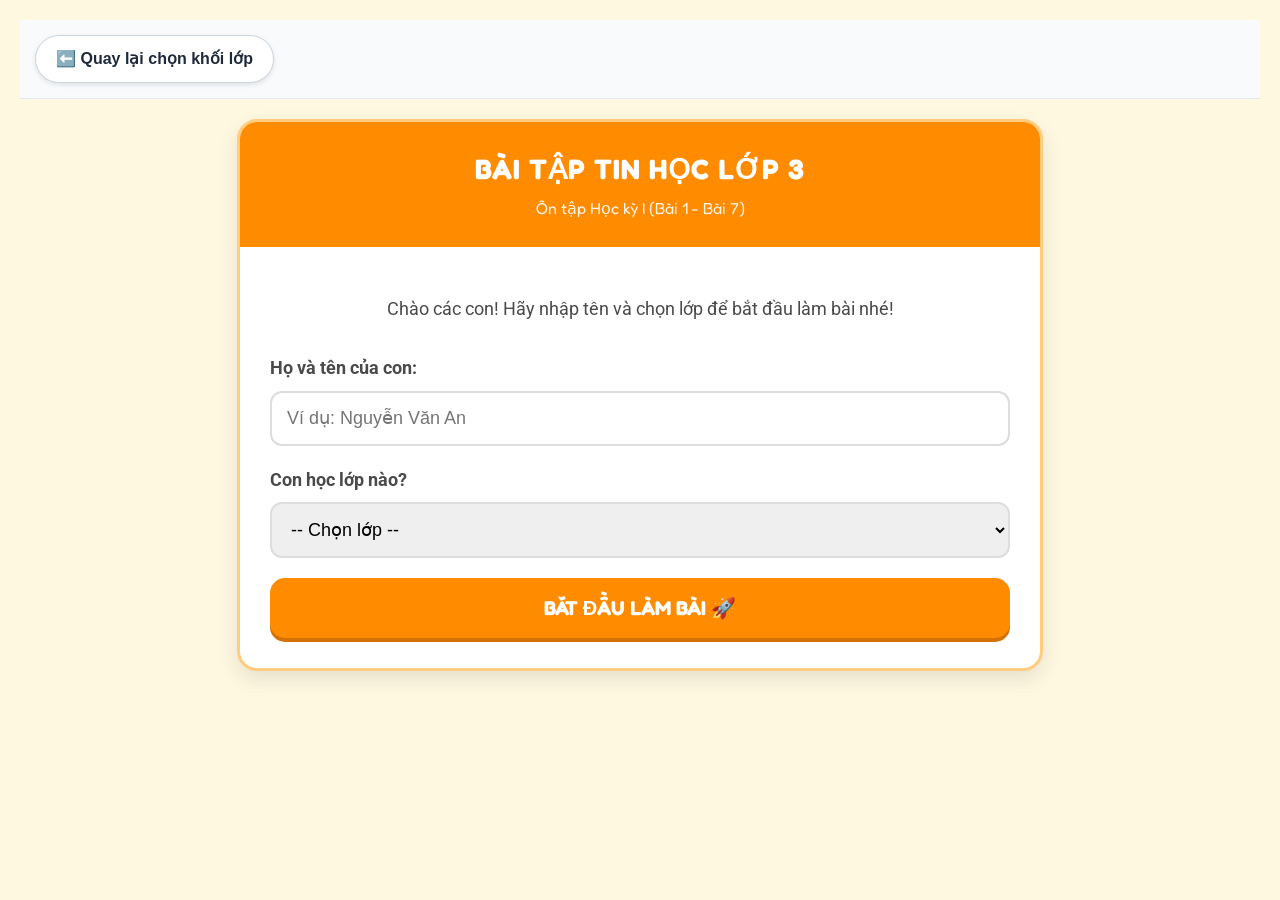
<file: ontapkhoi3hk1.html>
<!DOCTYPE html>
<html lang="vi">
<head>
    <meta charset="UTF-8">
    <meta name="viewport" content="width=device-width, initial-scale=1.0">
    <title>Ôn Tập Tin Học Lớp 3 - HK1</title>
    <link href="https://fonts.googleapis.com/css2?family=Fredoka:wght@400;500;600&family=Roboto:wght@400;500&display=swap" rel="stylesheet">
    <style>
        :root {
            --primary: #FF8C00; /* Màu cam năng động cho lớp 3 */
            --primary-hover: #e07b00;
            --bg-color: #FFF8E1; /* Màu nền vàng nhạt dịu mắt */
            --text-color: #4a4a4a;
            --success: #4CAF50; /* Màu xanh lá tươi */
            --error: #FF5252;   /* Màu đỏ */
        }

        body {
            font-family: 'Roboto', sans-serif; /* Font chữ dễ đọc */
            background-color: var(--bg-color);
            color: var(--text-color);
            margin: 0; padding: 20px; line-height: 1.6;
        }

        .main-container {
            background: #fff; max-width: 800px; margin: 0 auto;
            border-radius: 20px; /* Bo tròn nhiều hơn cho dễ thương */
            box-shadow: 0 8px 20px rgba(0,0,0,0.1);
            overflow: hidden; border: 3px solid #FFCC80;
        }

        .header-banner {
            background: var(--primary); color: white;
            padding: 25px; text-align: center;
            font-family: 'Fredoka', sans-serif; /* Font tiêu đề ngộ nghĩnh */
        }
        .header-banner h1 { margin: 0; font-size: 28px; text-transform: uppercase; letter-spacing: 1px; }
        .header-banner p { margin: 5px 0 0; font-size: 16px; opacity: 0.9; }

        .content-body { padding: 30px; }

        /* Form nhập liệu */
        .form-group { margin-bottom: 20px; }
        .form-label { display: block; margin-bottom: 8px; font-weight: 700; font-size: 18px; }
        .form-input {
            width: 100%; padding: 15px;
            border: 2px solid #ddd; border-radius: 12px;
            font-size: 18px; box-sizing: border-box; transition: border 0.3s;
        }
        .form-input:focus { border-color: var(--primary); outline: none; }

        /* Nút bấm to hơn cho lớp 3 */
        .btn-primary {
            background: var(--primary); color: white;
            border: none; padding: 18px 30px;
            border-radius: 15px; font-size: 20px; font-weight: 700; font-family: 'Fredoka', sans-serif;
            cursor: pointer; width: 100%; transition: transform 0.2s, background 0.2s;
            box-shadow: 0 4px 0 #d37200; /* Hiệu ứng nút nổi */
        }
        .btn-primary:hover { background-color: var(--primary-hover); transform: translateY(-2px); }
        .btn-primary:active { transform: translateY(2px); box-shadow: none; }
        
        .btn-secondary {
            background: #78909C; color: white;
            border: none; padding: 15px 30px; margin-top: 15px;
            border-radius: 12px; font-size: 18px; font-weight: 700;
            cursor: pointer; width: 100%;
        }

        .student-info-bar {
            background: #FFE0B2; padding: 15px 20px; color: #E65100;
            border-radius: 12px; margin-bottom: 25px; font-weight: 600; font-size: 18px; text-align: center;
        }
        
        /* Giao diện câu hỏi */
        .question-block {
            background: #fff; border: 2px solid #eee;
            padding: 20px; border-radius: 15px; margin-bottom: 25px;
            position: relative;
        }

        .q-title {
            font-size: 20px; font-weight: 700; margin-bottom: 15px; color: #E65100;
        }

        .option-label {
            display: flex; align-items: center;
            padding: 12px 15px; border: 2px solid #f0f2f5;
            border-radius: 10px; margin-bottom: 12px;
            cursor: pointer; transition: all 0.2s; font-size: 18px;
        }
        .option-label:hover { background: #FFF3E0; border-color: #FFCC80; }
        
        .option-input:checked + .option-text { color: #E65100; font-weight: 600; }
        .option-input:checked + .option-text::before {
             border-color: var(--primary); background-color: var(--primary);
             box-shadow: inset 0 0 0 4px white;
        }

        .option-input { display: none; }
        .option-text { display: flex; align-items: center; width: 100%; }
        .option-text::before {
            content: ''; width: 24px; height: 24px;
            border: 2px solid #adb5bd; border-radius: 50%;
            margin-right: 15px; flex-shrink: 0; transition: all 0.2s;
        }

        /* --- CHẾ ĐỘ XEM LẠI --- */
        .review-mode .option-input { pointer-events: none; }
        
        .review-mode .option-label.correct {
            background-color: #E8F5E9; border-color: #A5D6A7; color: #2E7D32;
        }
        .review-mode .option-label.correct .option-text::after {
            content: ' ✅ Đúng rồi!'; margin-left: auto; font-weight: bold; font-size: 16px;
        }

        .review-mode .option-label.wrong {
            background-color: #FFEBEE; border-color: #EF9A9A; color: #C62828;
        }
        .review-mode .option-label.wrong .option-text::after {
            content: ' ❌ Sai nhé'; margin-left: auto; font-weight: bold; font-size: 16px;
        }

        .submit-section { margin-top: 30px; padding-top: 20px; border-top: 2px dashed #eee; }

        .result-box { text-align: center; padding: 40px 20px; }
        .score-huge { font-size: 80px; font-weight: 700; color: var(--primary); margin: 10px 0; font-family: 'Fredoka', sans-serif; }
        
        .loading-overlay { position: fixed; top:0; left:0; width:100%; height:100%; background:rgba(255,255,255,0.95); z-index:999; display:flex; justify-content:center; align-items:center; font-size:24px; color: var(--primary); font-weight: bold; flex-direction: column; }
        .hidden { display: none !important; }
    </style>
</head>
<body>
<div style="padding: 15px; background-color: #f8fafc; border-bottom: 1px solid #e2e8f0; margin-bottom: 20px;">
    <a href="chon-khoi.html" style="
        display: inline-flex;
        align-items: center;
        text-decoration: none;
        color: #1e293b;
        font-family: Arial, sans-serif;
        font-weight: bold;
        background-color: #ffffff;
        padding: 10px 20px;
        border-radius: 50px;
        box-shadow: 0 2px 5px rgba(0,0,0,0.1);
        border: 1px solid #cbd5e0;
    ">
        ⬅️ Quay lại chọn khối lớp
    </a>
</div>
<div class="main-container">
    <div class="header-banner">
        <h1>BÀI TẬP TIN HỌC LỚP 3</h1>
        <p>Ôn tập Học kỳ I (Bài 1 - Bài 7)</p>
    </div>

    <div class="content-body">
        <div id="start-screen">
            <p style="text-align: center; margin-bottom: 30px; font-size: 18px;">Chào các con! Hãy nhập tên và chọn lớp để bắt đầu làm bài nhé!</p>
            <div class="form-group">
                <label class="form-label">Họ và tên của con:</label>
                <input type="text" id="student-name" class="form-input" placeholder="Ví dụ: Nguyễn Văn An">
            </div>
            <div class="form-group">
                <label class="form-label">Con học lớp nào?</label>
                <select id="student-class" class="form-input">
                    <option value="" disabled selected>-- Chọn lớp --</option>
                    <option value="3/4">3/4</option> <option value="3/5">3/5</option>
                    <option value="3/8">3/8</option> <option value="3/9">3/9</option>
                </select>
            </div>
            <button class="btn-primary" onclick="startQuiz()">BẮT ĐẦU LÀM BÀI 🚀</button>
        </div>

        <div id="quiz-screen" class="hidden">
            <div class="student-info-bar">
                Bạn: <span id="info-name"></span> - Lớp: <span id="info-class"></span>
            </div>
            <div id="questions-list"></div>
            <div class="submit-section" id="submit-btn-area">
                <button class="btn-primary submit-btn" onclick="submitQuiz()">NỘP BÀI 📝</button>
            </div>
            <div class="submit-section hidden" id="review-btn-area">
                 <button class="btn-primary" onclick="location.reload()">LÀM LẠI BÀI KHÁC 🔄</button>
            </div>
        </div>

        <div id="result-screen" class="hidden result-box">
            <h2 style="color: #E65100;">🎉 Hoàn thành bài làm! 🎉</h2>
            <div class="student-info-bar" style="background:white; border: 2px dashed #FFCC80;">
                Học sinh: <strong id="res-name"></strong> - Lớp: <strong id="res-class"></strong>
            </div>
            
            <p style="font-size: 20px; color: #555;">Số câu trả lời đúng:</p>
            <div class="score-huge" id="res-score">0</div>
            <h3 id="res-total" style="color: #777;"></h3>
            
            <div id="connection-status" style="margin-top: 20px; font-weight: 500;"></div>
            
            <button class="btn-primary" onclick="reviewQuiz()">🔍 XEM LẠI BÀI VỪA LÀM</button>
            <button class="btn-secondary" onclick="location.reload()">🏠 Quay về màn hình chính</button>
        </div>
    </div>
</div>

<div id="loading" class="loading-overlay hidden">
    <div style="font-size: 50px;">⏳</div>
    <div>Đang chấm điểm...<br>Đợi xíu nhé!</div>
</div>

<script>
// ============================================================
// QUAN TRỌNG: DÁN LINK GOOGLE SHEET (WEB APP URL) CỦA BẠN VÀO DƯỚI ĐÂY:
const scriptURL = 'https://script.google.com/macros/s/AKfycbzc_jdkgffFkS9aXUT3mdTXHqYY7dolPhp10eTm08kYBQ6mFi09-Qv8s-q0DjXKhP3Crg/exec'; 
// ============================================================

    // DANH SÁCH 30 CÂU HỎI ĐA DẠNG (BÀM SÁT BÀI 1 - 7 CHÂN TRỜI SÁNG TẠO)
    let questions = [
        { q: "Thiết bị nào dùng để đưa thông tin vào máy tính? ⌨️🖱️", a: ["Bàn phím, chuột.", "Bàn phím, chuột, màn hình cảm ứng.", "Bàn phím, màn hình."], correct: 1 },
        { q: "Thao tác nháy đúp chuột được thực hiện như thế nào? 🖱️", a: ["Nháy nút trái chuột hai lần liên tiếp.", "Nhấn một lần nút chuột trái.", "Nhấn một lần nút chuột phải."], correct: 0 },
        { q: "Khi đặt tay lên bàn phím, hai ngón tay cái đặt ở phím nào? ⌨️", a: ["Phím cơ sở.", "Phím cách (Space).", "Phím Caps Lock."], correct: 1 },
        { q: "Trong các hình sau, đâu là biểu tượng của Thư mục (Folder)?", a: ["📄 (Tệp tin)", "🎬 (Video)", "📁 (Thư mục màu vàng)"], correct: 2 },
        { q: "Để tạo một thư mục (Folder) mới, em chọn nút lệnh nào? 📁🆕", a: ["New folder", "View", "Delete"], correct: 0 },
        { 
            q: "Đâu là biểu tượng của trình duyệt Google Chrome?", 
            a: [
                '<img src="https://upload.wikimedia.org/wikipedia/commons/9/98/Microsoft_Edge_logo_%282019%29.svg" width="30" style="vertical-align: middle; margin-right: 10px;">', 
                '<img src="https://upload.wikimedia.org/wikipedia/commons/e/e1/Google_Chrome_icon_%28February_2022%29.svg" width="30" style="vertical-align: middle; margin-right: 10px;">', 
                '<img src="https://img.icons8.com/color/48/folder-invoices.png" width="30" style="vertical-align: middle; margin-right: 10px;">'
            ], 
            correct: 1 
        },
        { q: "Lời giảng bài của thầy cô mà em nghe là thông tin dạng nào? 🗣️", a: ["Dạng Hình ảnh", "Dạng Chữ", "Dạng Âm thanh"], correct: 2 },
        { q: "Tư thế ngồi đúng khi làm việc với máy tính là: 🧘‍♂️", a: ["Lưng thẳng, mắt cách màn hình 50-80 cm.", "Ngồi tựa sát vào màn hình.", "Ngồi nằm ra ghế cho thoải mái."], correct: 0 },
        { q: "Để an toàn khi làm việc với máy tính, em nên làm gì? 🛡️", a: ["Dùng khăn ướt để lau máy.", "Để đồ ăn, nước uống cạnh máy.", "Đặt máy nơi khô ráo, sạch sẽ."], correct: 2 },
        { q: "Có bao nhiêu cách sắp xếp thường gặp? 📦", a: ["Có 2 cách", "Có 3 cách", "Có 4 cách"], correct: 0 },
        // --- DẠNG 1: TƯ DUY GHÉP ĐÔI (MATCHING) ---
        { q: "Hãy chọn cặp ghép đúng giữa bộ phận máy tính và chức năng:", a: ["Bàn phím - Dùng để xem hình ảnh.", "Thân máy - Xử lý thông tin (giống bộ não).", "Loa - Dùng để gõ chữ.", "Màn hình - Dùng để nghe nhạc."], correct: 1 },
        { q: "Ghép đôi hoạt động và dạng thông tin tương ứng:", a: ["Nghe tiếng trống trường - Thông tin dạng Hình ảnh.", "Nhìn thấy đèn giao thông - Thông tin dạng Âm thanh.", "Đọc sách giáo khoa - Thông tin dạng Chữ (Văn bản).", "Ngửi thấy mùi hoa - Thông tin dạng Văn bản."], correct: 2 },
        { q: "Cặp ngón tay nào phụ trách gõ phím Cách (Space) dài nhất?", a: ["Hai ngón út.", "Hai ngón trỏ.", "Hai ngón cái.", "Ngón giữa và ngón áp út."], correct: 2 },

        // --- DẠNG 2: ĐIỀN VÀO CHỖ TRỐNG (FILL IN THE BLANK) ---
        { q: "Điền từ thích hợp: 'Máy tính để bàn có 4 bộ phận chính là: Màn hình, Thân máy, Bàn phím và ......'", a: ["Loa.", "Chuột máy tính.", "Máy in.", "Tai nghe."], correct: 1 },
        { q: "Điền vào chỗ trống: 'Hai phím có gai F và J nằm ở hàng phím ......'", a: ["Cơ sở.", "Trên.", "Dưới.", "Số."], correct: 0 },
        { q: "Hoàn thiện câu: 'Sắp xếp đồ dùng học tập ngăn nắp sẽ giúp em tìm kiếm ......'", a: ["lâu hơn.", "khó khăn hơn.", "nhanh chóng và dễ dàng hơn.", "mất nhiều thời gian hơn."], correct: 2 },
        { q: "Điền từ còn thiếu: 'Kết quả của việc xử lý thông tin là ......'", a: ["Thông tin vào.", "Quyết định hoặc hành động.", "Tiếng ồn.", "Dữ liệu rác."], correct: 1 },

        // --- DẠNG 3: XỬ LÝ TÌNH HUỐNG (SITUATION) - BÀI 1 & 6 ---
        { q: "Tình huống: Em đang xem phim hoạt hình trên Internet thì hiện ra một quảng cáo lạ với hình ảnh đáng sợ. Em nên làm gì?", a: ["Tò mò bấm vào xem thử.", "Tắt ngay quảng cáo hoặc nhờ bố mẹ giúp đỡ.", "Gửi đường link đó cho bạn bè.", "Ngồi khóc."], correct: 1 },
        { q: "Tình huống: Sáng nay ngủ dậy, em nhìn thấy trời mưa to (Thông tin). Quyết định của em là gì?", a: ["Mặc áo mưa khi đi học.", "Mặc quần áo cộc cho mát.", "Rủ bạn ra tắm mưa.", "Mở cửa sổ để nước mưa tạt vào nhà."], correct: 0 },
        { q: "Tình huống: Người lạ trên mạng xin địa chỉ nhà và số điện thoại của em. Em sẽ làm gì?", a: ["Cho ngay vì họ nói chuyện rất vui vẻ.", "Không cho và chặn người đó, báo cho bố mẹ.", "Chỉ cho số điện thoại chứ không cho địa chỉ.", "Nói dối địa chỉ nhà hàng xóm."], correct: 1 },

        // --- DẠNG 4: TÌM LỖI SAI (SPOT THE ERROR) ---
        { q: "Tìm hành động SAI khi sử dụng máy tính:", a: ["Ngồi thẳng lưng, mắt nhìn ngang tầm màn hình.", "Gõ phím nhẹ nhàng, dứt khoát.", "Vừa ăn bim bim vừa dùng tay dính mỡ cầm chuột.", "Giữ khoảng cách mắt đến màn hình từ 50-80cm."], correct: 2 },
        { q: "Phát biểu nào sau đây là SAI về Internet?", a: ["Internet giúp em học tiếng Anh.", "Internet giúp em xem dự báo thời tiết.", "Thông tin nào trên Internet cũng đúng và an toàn tuyệt đối.", "Internet giúp em liên lạc với người thân ở xa."], correct: 2 },
        { q: "Chi tiết nào SAI khi mô tả về Máy tính bảng?", a: ["Có màn hình cảm ứng.", "Không có bàn phím tách rời.", "Nhỏ gọn, dễ cầm trên tay.", "Luôn luôn phải dùng chuột dây mới điều khiển được."], correct: 3 },

        // --- DẠNG 5: SẮP XẾP QUY TRÌNH (ORDERING) ---
        { q: "Quy trình tắt máy tính đúng cách trên hệ điều hành Windows là gì?", a: ["Bấm nút công tắc trên ổ điện -> Máy tắt.", "Rút phích cắm điện ngay lập tức.", "Nhấn nút Start -> Chọn Power -> Chọn Shut down.", "Lấy khăn che màn hình lại là xong."], correct: 2 },
        { q: "Thứ tự các bước xử lý thông tin của con người là gì?", a: ["Xử lý -> Thu nhận -> Ra quyết định.", "Thu nhận thông tin -> Xử lý thông tin -> Ra quyết định.", "Ra quyết định -> Thu nhận -> Xử lý.", "Không có thứ tự nào cả."], correct: 1 },

        // --- DẠNG 6: NHẬN DIỆN HÌNH ẢNH & THAO TÁC (BÀI 4, 5) ---
        { q: "Thao tác 'Nháy đúp chuột' được thực hiện như thế nào?", a: ["Nhấn nút trái chuột 1 lần.", "Nhấn nút phải chuột 1 lần.", "Nhấn nút trái chuột 2 lần liên tiếp thật nhanh.", "Nhấn giữ nút trái chuột và di chuyển."], correct: 2 },
        { q: "Khi đặt tay lên bàn phím, hai ngón trỏ phải đặt lên hai phím nào?", a: ["Phím G và H.", "Phím F và J.", "Phím A và ;", "Phím D và K."], correct: 1 },
        { q: "Biểu tượng loa trên máy tính thường dùng để điều chỉnh gì?", a: ["Độ sáng màn hình.", "Âm lượng (To/Nhỏ) của âm thanh.", "Kết nối mạng.", "Giờ giấc."], correct: 1 },

        // --- DẠNG 7: PHÂN LOẠI & SẮP XẾP (BÀI 7 - TƯ DUY) ---
        { q: "Tại sao chúng ta nên phân loại rác (rác tái chế, rác hữu cơ...) vào các thùng khác nhau?", a: ["Để cho vui mắt.", "Để rác không bị buồn chán.", "Để việc xử lý rác dễ dàng và bảo vệ môi trường.", "Để thùng rác trông đẹp hơn."], correct: 2 },
        { q: "Bạn Lan có rất nhiều ảnh: ảnh đi biển, ảnh sinh nhật, ảnh về quê. Lan nên làm gì để dễ tìm lại sau này?", a: ["Để tất cả chung vào một chỗ lộn xộn.", "Chia thành các nhóm (album) riêng biệt: Đi biển, Sinh nhật, Về quê.", "Xóa hết ảnh đi.", "In tất cả ra giấy rồi vứt đi."], correct: 1 },
        { q: "Trong tủ quần áo, việc treo áo sơ mi vào một ngăn, quần dài vào một ngăn gọi là gì?", a: ["Làm bừa bộn.", "Trang trí tủ.", "Phân loại và sắp xếp.", "Giặt quần áo."], correct: 2 },

        // --- DẠNG 8: KIẾN THỨC TỔNG HỢP (BÀI 1-7) ---
        { q: "Thông tin thu nhận được từ Radio (Đài phát thanh) chủ yếu là dạng gì?", a: ["Văn bản.", "Hình ảnh.", "Âm thanh.", "Mùi vị."], correct: 2 },
        { q: "Máy tính xách tay (Laptop) có vùng cảm ứng chuột (Touchpad) nằm ở đâu?", a: ["Gắn liền trên thân máy, phía dưới bàn phím.", "Nằm tách rời bên ngoài.", "Nằm trên màn hình.", "Laptop không có chuột."], correct: 0 },
        { q: "Phím nào giúp xóa kí tự đứng ĐẰNG TRƯỚC (bên trái) con trỏ soạn thảo?", a: ["Delete.", "Enter.", "Backspace.", "Shift."], correct: 2 },
        { q: "Phím Caps Lock dùng để làm gì?", a: ["Xuống dòng.", "Cách một khoảng trắng.", "Bật chế độ gõ chữ IN HOA.", "Xóa kí tự."], correct: 2 },
        { q: "Chuột máy tính thường có mấy bộ phận cơ bản?", a: ["1 nút duy nhất.", "2 nút (Trái, Phải) và nút cuộn ở giữa.", "5 nút bấm.", "Không có nút nào."], correct: 1 },
        { q: "Hàng phím nằm ngay phía trên hàng phím cơ sở gọi là gì?", a: ["Hàng phím số.", "Hàng phím dưới.", "Hàng phím trên.", "Hàng phím cách."], correct: 2 }
    ];

    let studentName = "";
    let studentClass = "";
    let currentQuestions = [];

    const startScreen = document.getElementById("start-screen");
    const quizScreen = document.getElementById("quiz-screen");
    const resultScreen = document.getElementById("result-screen");
    const questionsList = document.getElementById("questions-list");
    const loadingOverlay = document.getElementById("loading");

    // Xáo trộn mảng
    function shuffleArray(array) {
        for (let i = array.length - 1; i > 0; i--) {
            const j = Math.floor(Math.random() * (i + 1));
            [array[i], array[j]] = [array[j], array[i]];
        }
    }

    // Chuẩn bị câu hỏi (xáo trộn)
    function prepareQuestions() {
        let tempQuestions = JSON.parse(JSON.stringify(questions));
        shuffleArray(tempQuestions);
        tempQuestions.forEach(q => {
            let correctAnswerText = q.a[q.correct];
            shuffleArray(q.a);
            q.correct = q.a.indexOf(correctAnswerText);
        });
        return tempQuestions;
    }

    function startQuiz() {
        const nameInput = document.getElementById("student-name").value.trim();
        const classInput = document.getElementById("student-class").value;

        if (nameInput === "" || classInput === "") {
            alert("Con nhớ nhập Tên và chọn Lớp nhé!");
            return;
        }

        studentName = nameInput;
        studentClass = classInput;
        document.getElementById("info-name").textContent = studentName;
        document.getElementById("info-class").textContent = studentClass;

        currentQuestions = prepareQuestions();

        startScreen.classList.add("hidden");
        quizScreen.classList.remove("hidden");
        renderQuestions();
        window.scrollTo(0, 0);
    }

    function renderQuestions() {
        questionsList.innerHTML = "";
        currentQuestions.forEach((q, index) => {
            const qBlock = document.createElement("div");
            qBlock.className = "question-block";
            
            const qTitle = document.createElement("div");
            qTitle.className = "q-title";
            qTitle.textContent = `Câu ${index + 1}: ${q.q}`;
            qBlock.appendChild(qTitle);

            const optionsDiv = document.createElement("div");
            q.a.forEach((optionText, optIndex) => {
                const label = document.createElement("label");
                label.className = "option-label";
                
                const input = document.createElement("input");
                input.type = "radio";
                input.name = `q-${index}`;
                input.value = optIndex;
                input.className = "option-input";

                const span = document.createElement("span");
                span.className = "option-text";
                span.innerHTML = optionText;

                label.appendChild(input);
                label.appendChild(span);
                optionsDiv.appendChild(label);
            });
            qBlock.appendChild(optionsDiv);
            questionsList.appendChild(qBlock);
        });
    }

    function submitQuiz() {
        if (!confirm("Con đã kiểm tra kĩ bài chưa? Bấm OK để nộp nhé!")) { return; }

        loadingOverlay.classList.remove("hidden");
        let score = 0;

        // Chấm điểm
        currentQuestions.forEach((q, index) => {
            const selected = document.querySelector(`input[name="q-${index}"]:checked`);
            
            if (selected) {
                if (parseInt(selected.value) === q.correct) {
                    score++;
                    selected.parentElement.classList.add("correct");
                } else {
                    selected.parentElement.classList.add("wrong");
                }
            }
            
            // Khóa lại
            const allInputs = document.querySelectorAll(`input[name="q-${index}"]`);
            allInputs.forEach(inp => inp.disabled = true);
        });

        questionsList.classList.add("review-mode");
        document.getElementById("submit-btn-area").classList.add("hidden");
        document.getElementById("review-btn-area").classList.remove("hidden");

        showResult(score);
        sendToGoogleSheet(score);
    }

    function showResult(finalScore) {
        quizScreen.classList.add("hidden");
        resultScreen.classList.remove("hidden");

        document.getElementById("res-name").textContent = studentName;
        document.getElementById("res-class").textContent = studentClass;
        document.getElementById("res-score").textContent = `${finalScore}`;
        document.getElementById("res-total").textContent = `trên tổng số ${currentQuestions.length} câu`;
        
        window.scrollTo(0, 0);
    }

    function reviewQuiz() {
        resultScreen.classList.add("hidden");
        quizScreen.classList.remove("hidden");
        window.scrollTo(0, 0);
    }

    function sendToGoogleSheet(finalScore) {
        const statusEl = document.getElementById("connection-status");
        statusEl.textContent = "Đang gửi kết quả cho thầy...";
        statusEl.style.color = "blue";

        const formData = new FormData();
        formData.append('Họ tên', studentName);
        formData.append('Lớp', studentClass);
        formData.append('Điểm số', finalScore);

        fetch(scriptURL, { method: 'POST', body: formData })
            .then(response => {
                statusEl.innerHTML = "✅ Đã nộp bài thành công!";
                statusEl.style.color = "green";
            })
            .catch(error => {
                statusEl.innerHTML = "⚠️ Lỗi kết nối. Con chụp màn hình gửi thầy nhé!";
                statusEl.style.color = "red";
            })
            .finally(() => {
                loadingOverlay.classList.add("hidden");
            });
    }
</script>

</body>
</html>
</file>
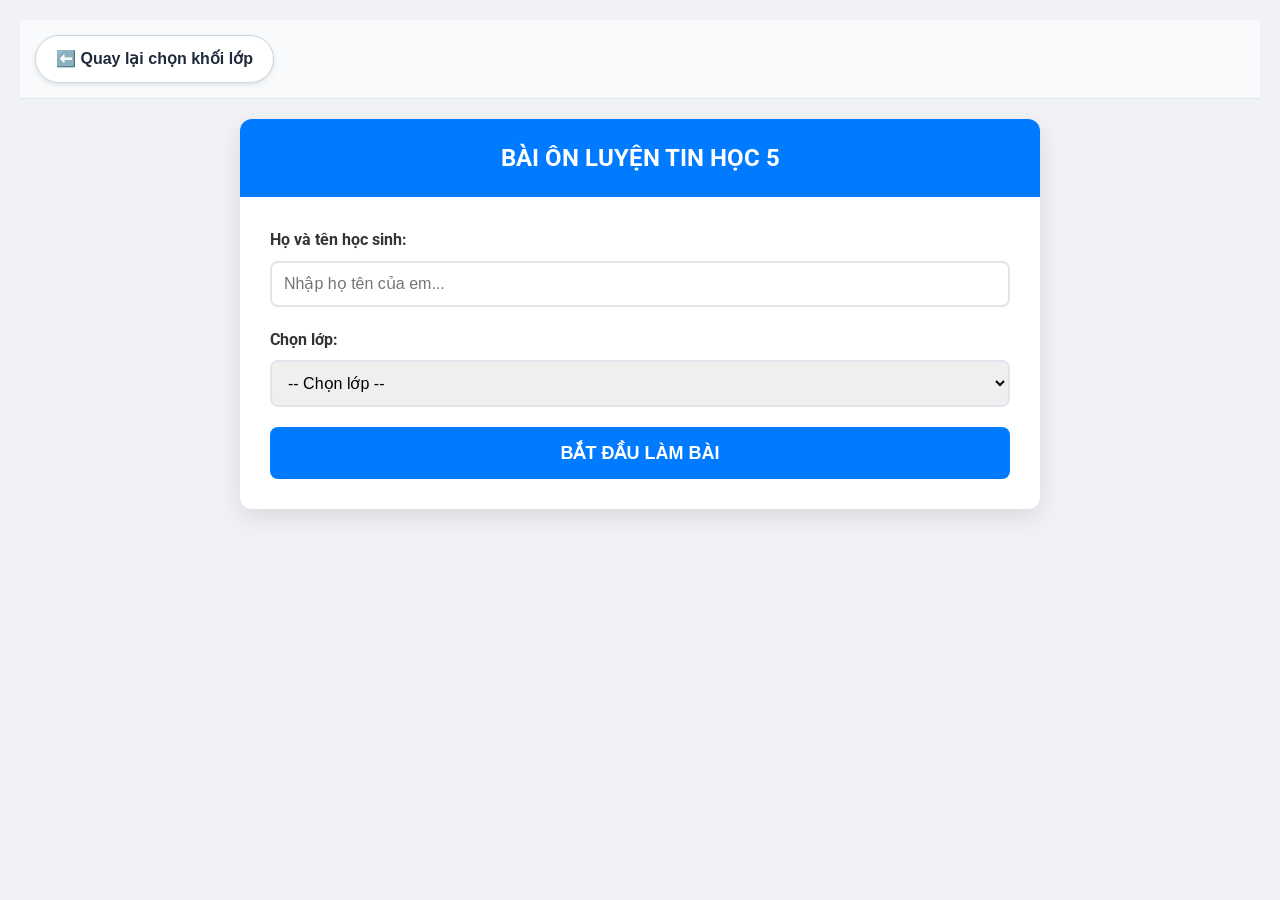
<file: ontapkhoi5hk1.html>
<!DOCTYPE html>
<html lang="vi">
<head>
    <meta charset="UTF-8">
    <meta name="viewport" content="width=device-width, initial-scale=1.0">
    <title>Bài Ôn Luyện Tin Học 5</title>
    <link href="https://fonts.googleapis.com/css2?family=Roboto:wght@400;500;700&display=swap" rel="stylesheet">
    <style>
        :root { --primary: #007bff; --bg-color: #f0f2f5; --text-color: #333; --success: #28a745; --error: #dc3545; }
        body { font-family: 'Roboto', sans-serif; background-color: var(--bg-color); color: var(--text-color); margin: 0; padding: 20px; line-height: 1.6; }
        .main-container { background: #fff; max-width: 800px; margin: 0 auto; border-radius: 12px; box-shadow: 0 8px 24px rgba(0,0,0,0.1); overflow: hidden; }
        .header-banner { background: var(--primary); color: white; padding: 20px; text-align: center; }
        .header-banner h1 { margin: 0; font-size: 24px; text-transform: uppercase; }
        .content-body { padding: 30px; }
        .form-group { margin-bottom: 20px; }
        .form-label { display: block; margin-bottom: 8px; font-weight: 700; }
        .form-input { width: 100%; padding: 12px; border: 2px solid #e1e5eb; border-radius: 8px; font-size: 16px; box-sizing: border-box; }
        .btn-primary { background: var(--primary); color: white; border: none; padding: 15px 30px; border-radius: 8px; font-size: 18px; font-weight: 700; cursor: pointer; width: 100%; }
        .btn-secondary { background: #6c757d; color: white; border: none; padding: 15px 30px; margin-top: 10px; border-radius: 8px; font-size: 16px; font-weight: 700; cursor: pointer; width: 100%; }
        .student-info-bar { background: #e9ecef; padding: 10px 20px; border-radius: 8px; margin-bottom: 25px; font-weight: 500; text-align: center; }
        .question-block { background: #fff; border: 1px solid #e1e5eb; padding: 20px; border-radius: 10px; margin-bottom: 25px; }
        .q-title { font-size: 18px; font-weight: 700; margin-bottom: 15px; color: #2c3e50; }
        .option-label { display: flex; align-items: center; padding: 10px 15px; border: 2px solid #f0f2f5; border-radius: 8px; margin-bottom: 10px; cursor: pointer; }
        .option-input { display: none; }
        .option-text { display: flex; align-items: center; width: 100%; }
        .option-text::before { content: ''; width: 20px; height: 20px; border: 2px solid #adb5bd; border-radius: 50%; margin-right: 15px; flex-shrink: 0; }
        .option-input:checked + .option-text::before { border-color: var(--primary); background-color: var(--primary); box-shadow: inset 0 0 0 4px white; }
        .review-mode .option-label.correct { background-color: #d4edda; border-color: #c3e6cb; color: #155724; }
        .review-mode .option-label.correct .option-text::after { content: ' ✅'; margin-left: auto; }
        .review-mode .option-label.wrong { background-color: #f8d7da; border-color: #f5c6cb; color: #721c24; }
        .review-mode .option-label.wrong .option-text::after { content: ' ❌'; margin-left: auto; }
        .result-box { text-align: center; padding: 40px 20px; }
        .score-huge { font-size: 64px; font-weight: 700; color: var(--primary); margin: 20px 0; }
        .hidden { display: none !important; }
    </style>
</head>
<body>
    <div style="padding: 15px; background-color: #f8fafc; border-bottom: 1px solid #e2e8f0; margin-bottom: 20px;">
    <a href="chon-khoi.html" style="
        display: inline-flex;
        align-items: center;
        text-decoration: none;
        color: #1e293b;
        font-family: Arial, sans-serif;
        font-weight: bold;
        background-color: #ffffff;
        padding: 10px 20px;
        border-radius: 50px;
        box-shadow: 0 2px 5px rgba(0,0,0,0.1);
        border: 1px solid #cbd5e0;
    ">
        ⬅️ Quay lại chọn khối lớp
    </a>
</div>
<div class="main-container">
    <div class="header-banner"><h1>BÀI ÔN LUYỆN TIN HỌC 5</h1></div>
    <div class="content-body">
        <div id="start-screen">
            <div class="form-group">
                <label class="form-label">Họ và tên học sinh:</label>
                <input type="text" id="student-name" class="form-input" placeholder="Nhập họ tên của em...">
            </div>
            <div class="form-group">
                <label class="form-label">Chọn lớp:</label>
                <select id="student-class" class="form-input">
                    <option value="" disabled selected>-- Chọn lớp --</option>
                    <option value="5/1">5/1</option> <option value="5/2">5/2</option> <option value="5/3">5/3</option>
                    <option value="5/4">5/4</option> <option value="5/5">5/5</option> <option value="5/6">5/6</option>
                    <option value="5/7">5/7</option> <option value="5/8">5/8</option> <option value="5/9">5/9</option>
                </select>
            </div>
            <button class="btn-primary" onclick="startQuiz()">BẮT ĐẦU LÀM BÀI</button>
        </div>
        <div id="quiz-screen" class="hidden">
            <div class="student-info-bar">Học sinh: <span id="info-name"></span> - Lớp: <span id="info-class"></span></div>
            <div id="questions-list"></div>
            <button class="btn-primary" onclick="submitQuiz()">NỘP BÀI</button>
        </div>
        <div id="result-screen" class="hidden result-box">
            <h2>Kết quả bài ôn luyện</h2>
            <div class="score-huge" id="res-score">0</div>
            <h3 id="res-total"></h3>
            <button class="btn-primary" onclick="reviewQuiz()">🔍 XEM LẠI BÀI ĐÃ LÀM</button>
            <button class="btn-secondary" onclick="location.reload()">🔄 Làm lại bài mới</button>
        </div>
    </div>
</div>

<script>
    let questions = [
        { q: "Đâu là danh sách các sản phẩm số mà em có thể tạo ra với sự trợ giúp của máy tính?", a: ["Bài trình chiếu, văn bản, chương trình Scratch, bản nhạc số.", "Bàn ghế, sách vở, bút viết, thước kẻ.", "Bài trình chiếu, cây xanh, chương trình Scratch.", "Văn bản, tranh vẽ trên giấy, bản nhạc số."], correct: 0 },
        { q: "Máy tính có thể giúp em hợp tác với bạn bè thông qua hoạt động nào dưới đây?", a: ["Cùng nhau chơi lò cò ngoài sân trường.", "Trao đổi thông tin, gửi thư điện tử và làm việc nhóm trực tuyến.", "Cùng nhau dọn dẹp vệ sinh lớp học.", "Đọc sách giấy tại thư viện trường."], correct: 1 },
        { q: "Theo em, lợi ích chính của việc biết sử dụng máy tính thành thạo là gì?", a: ["Để chơi trò chơi điện tử cả ngày không biết chán.", "Để không phải viết bài bằng tay nữa.", "Giúp em làm được nhiều việc hơn trong học tập, giải trí và sáng tạo.", "Để khoe với bạn bè là mình có máy tính xịn."], correct: 2 },
        { q: "Bạn Lan muốn tạo một câu chuyện chuyển động để kể cho cả lớp nghe. Phần mềm nào phù hợp nhất?", a: ["Phần mềm soạn thảo văn bản Word.", "Phần mềm lập trình trực quan Scratch.", "Phần mềm bảng tính Excel.", "Phần mềm dọn dẹp rác máy tính."], correct: 1 },
        { q: "Khi nói về 'sản phẩm số', phát biểu nào sau đây là ĐÚNG?", a: ["Là những sản phẩm chỉ có thể cầm nắm được bằng tay.", "Là những sản phẩm được tạo ra, lưu trữ và xử lý nhờ máy tính.", "Là các thiết bị phần cứng như chuột, bàn phím, màn hình.", "Là sách giáo khoa được in trên giấy."], correct: 1 },
        { q: "Để tìm kiếm video hướng dẫn gấp máy bay giấy cho trẻ em, địa chỉ nào an toàn nhất?", a: ["google.com", "facebook.com", "youtubekids.com", "zalo.me"], correct: 2 },
        { q: "Khi muốn tìm kiếm thông tin về 'cách làm hộp quà', dòng chữ em gõ vào ô tìm kiếm gọi là gì?", a: ["Tên miền.", "Địa chỉ trang web.", "Mật khẩu.", "Từ khóa."], correct: 3 },
        { q: "Vì sao nên xem qua nội dung của video/trang web trước khi quyết định làm theo?", a: ["Để kiểm tra xem nội dung có dễ hiểu và phù hợp với khả năng không.", "Để tăng lượt xem cho chủ kênh.", "Để máy tính chạy nhanh hơn.", "Để biết video dài bao nhiêu phút."], correct: 0 },
        { q: "Nam muốn tìm video làm thiệp nhưng toàn ra video bán thiệp. Nam nên làm gì?", a: ["Tắt máy tính và không tìm nữa.", "Thay đổi từ khóa tìm kiếm cụ thể hơn.", "Bấm vào tất cả các kết quả để xem thử.", "Ngồi chờ máy tính tự sửa kết quả."], correct: 1 },
        { q: "Quy trình hợp lý nhất để tìm thông tin giải quyết vấn đề trên Internet là:", a: ["Chọn video đầu tiên -> Làm theo ngay.", "Gõ từ khóa -> Chọn lọc thông tin -> Đọc/Xem kỹ -> Thực hiện.", "Mở trình duyệt -> Gõ phím bất kỳ.", "Nhờ bố mẹ làm hộ."], correct: 1 },
        { q: "Trong máy tính, thông tin thường được tổ chức lưu trữ dưới dạng nào?", a: ["Dạng danh sách lộn xộn.", "Dạng cây thư mục.", "Dạng hình tròn đồng tâm.", "Dạng ngăn xếp ngẫu nhiên."], correct: 1 },
        { q: "Công cụ nào trong Windows giúp em xem và quản lý các tệp, thư mục?", a: ["File Explorer.", "Paint.", "PowerPoint.", "Unikey."], correct: 0 },
        { q: "Việc đặt tên tệp và thư mục gợi nhớ (ví dụ: 'BaiTapToan.docx') có tác dụng gì?", a: ["Giúp máy tính khởi động nhanh hơn.", "Giúp tệp tin trông đẹp mắt hơn.", "Giúp dễ dàng nhận biết nội dung và tìm kiếm nhanh chóng.", "Không có tác dụng gì."], correct: 2 },
        { q: "Khi quên mất tệp nằm ở đâu, em nên sử dụng tính năng nào?", a: ["Tắt máy đi khởi động lại.", "Mở từng thư mục để tìm thủ công.", "Sử dụng công cụ Tìm kiếm (Search) trong File Explorer.", "Tạo lại tệp mới."], correct: 2 },
        { q: "Để tìm kiếm tệp có tên chứa từ 'Galaxy', em sẽ thực hiện thao tác nào?", a: ["Nhấn nút nguồn máy tính.", "Gõ từ khóa 'Galaxy' vào ô tìm kiếm trong File Explorer.", "Gõ 'Galaxy' vào Word.", "Hỏi bạn ngồi bên cạnh."], correct: 1 },
        { q: "Phát biểu nào sau đây về 'Cây thư mục' là ĐÚNG?", a: ["Một thư mục mẹ không thể chứa thư mục con.", "Một tệp có thể chứa được các thư mục.", "Thư mục có thể chứa các tệp và các thư mục con khác.", "Cây thư mục chỉ dùng để trồng cây."], correct: 2 },
        { q: "Thế nào là tôn trọng bản quyền nội dung thông tin của người khác?", a: ["Tự ý sao chép sản phẩm của bạn.", "Lấy hình ảnh trên mạng không ghi nguồn.", "Xin phép tác giả hoặc ghi rõ nguồn trích dẫn.", "Sửa tên tác giả thành tên mình."], correct: 2 },
        { q: "Linh sao chép tệp của Sơn và đổi tên để nộp. Hành động của Linh là:", a: ["Thông minh.", "Sai trái, vi phạm đạo đức.", "Bình thường.", "Tốt bụng."], correct: 1 },
        { q: "Nếu muốn sử dụng nhạc của người nổi tiếng vào video dự thi, em nên làm gì?", a: ["Cứ dùng thoải mái.", "Tìm hiểu quyền sử dụng và ghi rõ tên bài hát, nhạc sĩ.", "Làm méo tiếng đi.", "Nói là mình tự sáng tác."], correct: 1 },
        { q: "Tại sao không nên tùy tiện xóa/đổi tên tệp của người khác trên máy dùng chung?", a: ["Vì có thể làm mất dữ liệu quan trọng và gây rắc rối.", "Vì máy tính sẽ hỏng.", "Vì tệp đó có virus.", "Vì bàn phím sẽ bị khóa."], correct: 0 },
        { q: "Bảo vệ thông tin cá nhân và tôn trọng bản quyền thể hiện điều gì?", a: ["Em sợ rắc rối.", "Em là người có văn hóa và tuân thủ pháp luật.", "Em không biết dùng máy tính.", "Em muốn giấu giếm."], correct: 1 },
        { q: "Để sao chép (Copy) một đoạn văn bản, em dùng tổ hợp phím nào?", a: ["Ctrl + V", "Ctrl + X", "Ctrl + C", "Ctrl + Z"], correct: 2 },
        { q: "Sự khác nhau giữa Cut (Cắt) và Copy (Sao chép) là gì?", a: ["Lệnh Cut xóa văn bản gốc, Copy giữ nguyên.", "Lệnh Cut di chuyển văn bản gốc, lệnh Copy nhân bản.", "Giống hệt nhau.", "Copy chỉ dùng cho ảnh."], correct: 1 },
        { q: "Để mở bảng chọn ngữ cảnh (Cut, Copy...), em thực hiện thao tác nào?", a: ["Nháy đúp chuột trái.", "Nháy nút phải chuột vào vùng chọn.", "Nhấn Enter.", "Lăn nút cuộn chuột."], correct: 1 },
        { q: "Để khôi phục lại đoạn văn vừa lỡ tay xóa, em nhấn nút lệnh nào?", a: ["Save.", "Undo (hoặc Ctrl + Z).", "Redo.", "Delete."], correct: 1 },
        { q: "Để di chuyển đoạn văn từ trang 1 xuống trang 2, trình tự nào đúng?", a: ["Copy -> Paste.", "Cut -> Paste.", "Delete -> Gõ lại.", "Paste -> Cut."], correct: 1 },
        { q: "Các nút lệnh B, I, U có chức năng lần lượt là:", a: ["In đậm, In nghiêng, Gạch chân.", "In nghiêng, In đậm, Gạch chân.", "Tô màu, Phóng to, Thu nhỏ.", "Căn trái, Căn giữa, Căn phải."], correct: 0 },
        { q: "Muốn thay đổi màu sắc cho tiêu đề, em sử dụng công cụ nào?", a: ["Font Size.", "Font Color (chữ A có vạch màu dưới).", "Highlight.", "Font Family."], correct: 1 },
        { q: "Để chữ to hơn mà không cần gõ lại, Hoa cần làm gì?", a: ["Chọn đoạn văn rồi thay đổi cỡ chữ (Font Size).", "Xóa đi gõ lại.", "Nhìn sát màn hình.", "Bật đèn sáng hơn."], correct: 0 },
        { q: "Phím tắt Ctrl + V dùng để làm gì?", a: ["Sao chép.", "Cắt.", "Dán (Paste).", "Lưu."], correct: 2 },
        { q: "Chọn nhanh toàn bộ văn bản bằng tổ hợp phím nào?", a: ["Ctrl + A", "Ctrl + B", "Shift + A", "Alt + F4"], correct: 0 },
        { q: "Trong thẻ Home, nhóm lệnh Font dùng để làm gì?", a: ["Chỉnh sửa lề giấy.", "Chèn hình ảnh.", "Định dạng kí tự (phông, cỡ, màu...).", "Kiểm tra lỗi."], correct: 2 },
        { q: "Kết quả tìm kiếm 'Mèo' so với 'Cách nuôi mèo con' sẽ như thế nào?", a: ["Ít hơn, cụ thể hơn.", "Rộng hơn, bao gồm nhiều thứ về mèo.", "Giống hệt nhau.", "Máy tính không hiểu."], correct: 1 },
        { q: "Tệp tin có biểu tượng chữ 'W' màu xanh dương thường là:", a: ["PowerPoint.", "Word.", "Hình ảnh.", "Scratch."], correct: 1 },
        { q: "Muốn chuyển thư mục ra Desktop, em dùng cặp lệnh nào?", a: ["Copy và Paste.", "Cut và Paste.", "Rename và Delete.", "Open và Close."], correct: 1 },
        { q: "Hành động nào giúp tổ chức cây thư mục khoa học?", a: ["Lưu tất cả vào một chỗ.", "Đặt tên ngẫu nhiên.", "Phân loại theo chủ đề và lưu đúng nơi.", "Lưu tràn lan ngoài Desktop."], correct: 2 },
        { q: "Để xuống dòng bắt đầu đoạn mới, em nhấn phím:", a: ["Space.", "Caps Lock.", "Enter.", "Shift."], correct: 2 },
        { q: "Tô nhầm màu, cách nhanh nhất để sửa lại là:", a: ["Nhấn Ctrl + Z rồi tô lại.", "Xóa đi gõ lại.", "Tắt phần mềm.", "Gọi điện hỏi cô."], correct: 0 },
        { q: "Công cụ 'Font' cho phép thay đổi điều gì?", a: ["Độ sáng chữ.", "Hình dáng mặt chữ (ví dụ: Times New Roman).", "Ngôn ngữ.", "Số lượng từ."], correct: 1 },
        { q: "Để bảo vệ mắt và sức khỏe khi dùng máy tính, em nên:", a: ["Ngồi thật gần.", "Ngồi đúng tư thế, giữ khoảng cách, nghỉ ngơi hợp lý.", "Ngồi liên tục 5 tiếng.", "Tắt hết đèn phòng."], correct: 1 }
    ];

    let currentQuestions = [];
    let studentName = "";
    let studentClass = "";

    function shuffleArray(array) { for (let i = array.length - 1; i > 0; i--) { const j = Math.floor(Math.random() * (i + 1)); [array[i], array[j]] = [array[j], array[i]]; } }

    function startQuiz() {
        studentName = document.getElementById("student-name").value.trim();
        studentClass = document.getElementById("student-class").value;
        if (!studentName || !studentClass) { alert("Các em hãy nhập tên và lớp nhé!"); return; }
        document.getElementById("info-name").textContent = studentName;
        document.getElementById("info-class").textContent = studentClass;
        currentQuestions = JSON.parse(JSON.stringify(questions));
        shuffleArray(currentQuestions);
        currentQuestions.forEach(q => {
            let correctText = q.a[q.correct];
            shuffleArray(q.a);
            q.correct = q.a.indexOf(correctText);
        });
        document.getElementById("start-screen").classList.add("hidden");
        document.getElementById("quiz-screen").classList.remove("hidden");
        renderQuestions();
        window.scrollTo(0,0);
    }

    function renderQuestions() {
        const list = document.getElementById("questions-list");
        list.innerHTML = "";
        currentQuestions.forEach((q, i) => {
            const div = document.createElement("div");
            div.className = "question-block";
            div.innerHTML = `<div class="q-title">Câu ${i+1}: ${q.q}</div>`;
            q.a.forEach((opt, oi) => {
                div.innerHTML += `<label class="option-label"><input type="radio" name="q-${i}" value="${oi}" class="option-input"><span class="option-text">${opt}</span></label>`;
            });
            list.appendChild(div);
        });
    }

    function submitQuiz() {
        if (!confirm("Em có muốn nộp bài không?")) return;
        let score = 0;
        currentQuestions.forEach((q, i) => {
            const sel = document.querySelector(`input[name="q-${i}"]:checked`);
            if (sel) {
                if (parseInt(sel.value) === q.correct) { score++; sel.parentElement.classList.add("correct"); }
                else { sel.parentElement.classList.add("wrong"); }
            }
            document.querySelectorAll(`input[name="q-${i}"]`).forEach(inp => inp.disabled = true);
        });
        document.getElementById("questions-list").classList.add("review-mode");
        document.getElementById("quiz-screen").classList.add("hidden");
        document.getElementById("result-screen").classList.remove("hidden");
        document.getElementById("res-score").textContent = score;
        document.getElementById("res-total").textContent = `trên tổng số ${currentQuestions.length} câu`;
        window.scrollTo(0,0);
    }

    function reviewQuiz() { document.getElementById("result-screen").classList.add("hidden"); document.getElementById("quiz-screen").classList.remove("hidden"); window.scrollTo(0,0); }
</script>
</body>

</html>
</file>
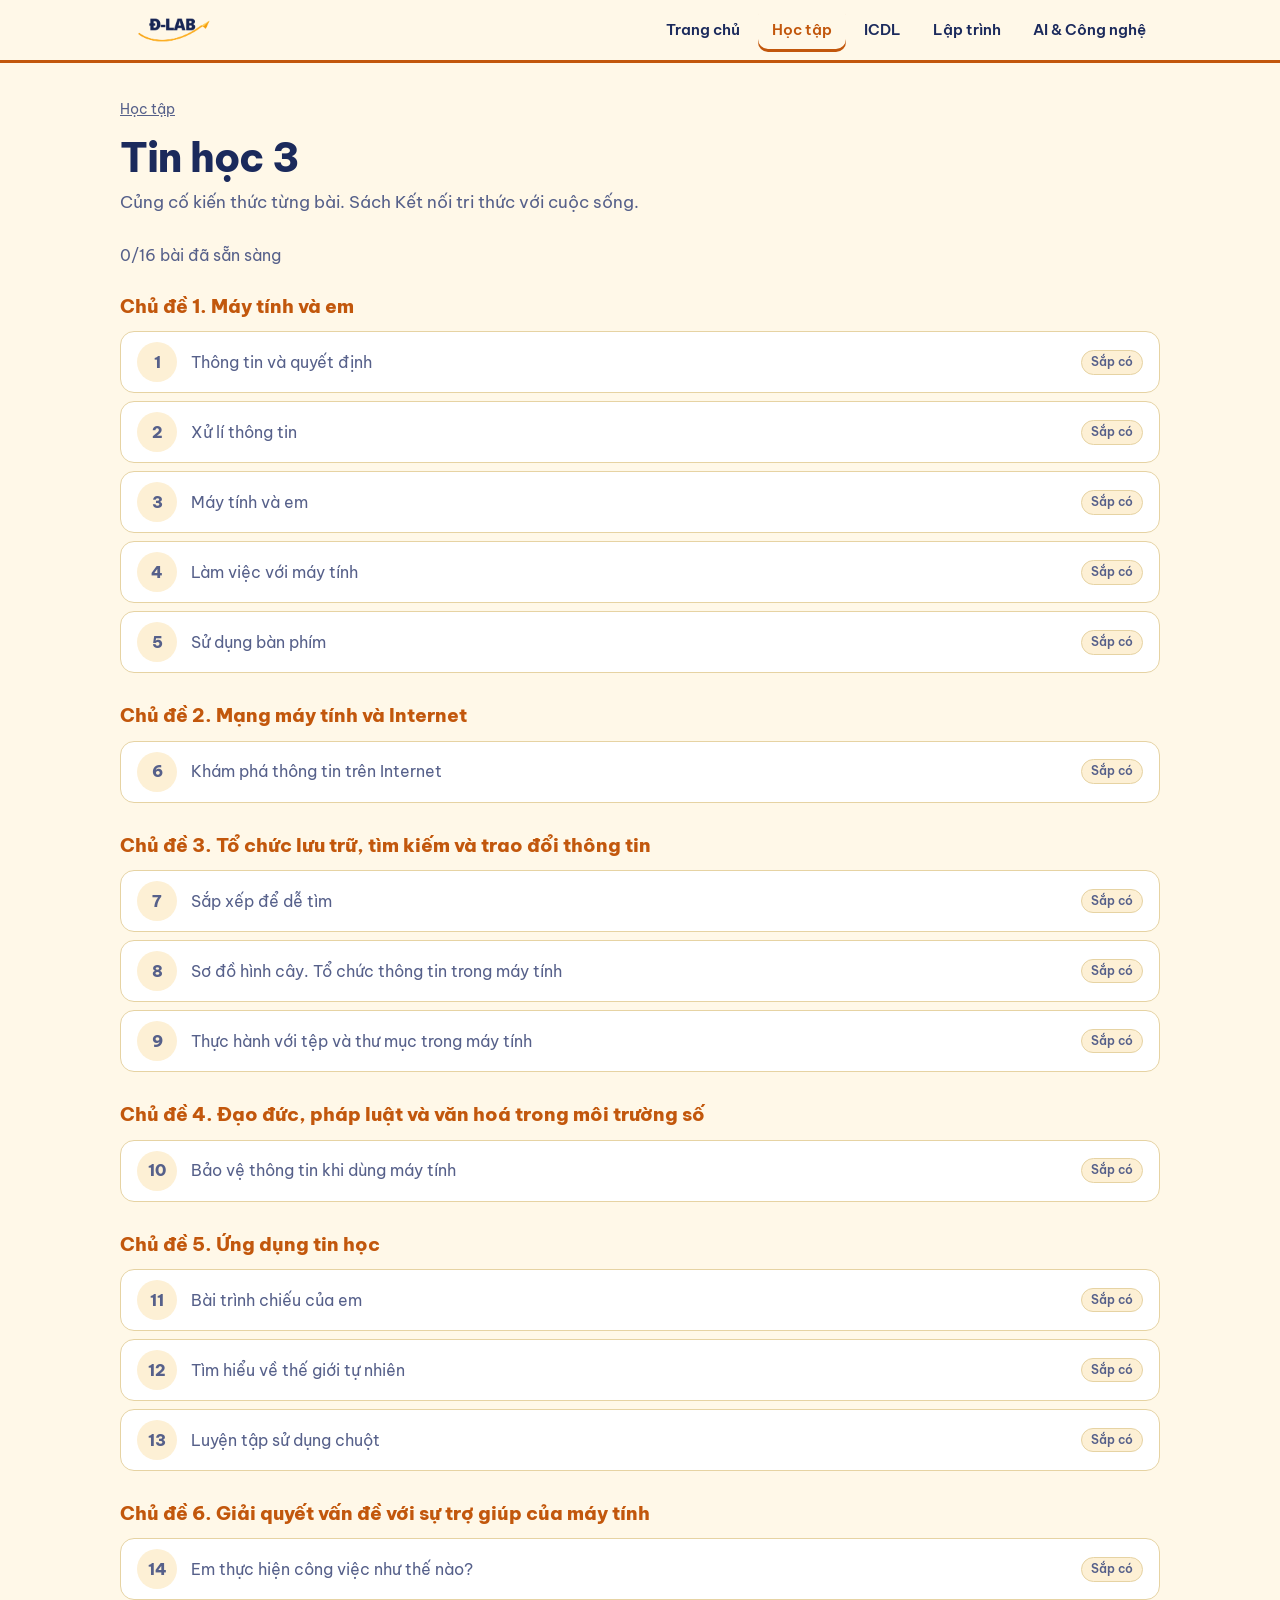
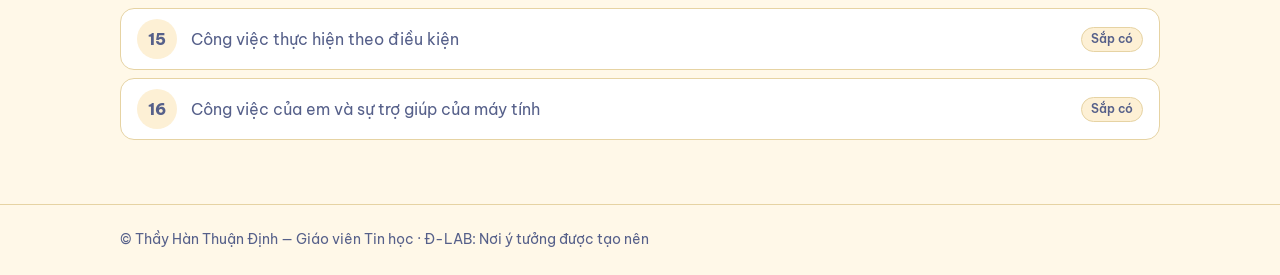
<file: hoc-tap/bai.html>
<!doctype html>
<html lang="vi">
<head>
<meta charset="UTF-8">
<meta name="viewport" content="width=device-width, initial-scale=1, viewport-fit=cover">
<title>Học tập | Đ-LAB</title>
<link href="https://fonts.googleapis.com/css2?family=Be+Vietnam+Pro:wght@400;600;800&display=swap" rel="stylesheet">
<link rel="stylesheet" href="../css/base.css">
<link rel="stylesheet" href="../css/learn.css">
</head>
<body data-root="../" data-page="hoc-tap">
<main class="page"><div class="wrap">
<div id="crumb" class="crumb"></div>
<h1 id="ttl">Đang tải…</h1>
<p class="lead" id="lead"></p>
<div id="out"></div>
</div></main>
<script src="../data/lessons.js"></script>
<script src="../js/site.js"></script>
<script src="../js/learn.js"></script>
</body>
</html>
</file>
<file: css/base.css>
/* Đ-LAB shared foundation: change colours/fonts here once, every page follows. */
:root{
  --bg:#fff8e8; --panel:#ffffff; --panel2:#fdf0d5; --line:#e6d3a3;
  --text:#1b2a5c; --muted:#56608a; --ok:#166534;
  --accent:#c8321f; /* đỏ phượng; mỗi khu đổi màu bên dưới */
  --ar:1.7768; --r:16px;
  --font:"Be Vietnam Pro","Segoe UI",Roboto,Arial,sans-serif;
}
/* Mỗi khu một màu, lấy từ ba cổng ở sảnh */
body[data-page="hoc-tap"]{--accent:#c2570c}
body[data-page="icdl"]{--accent:#1565c0}
body[data-page="lap-trinh"]{--accent:#7b3fc4}
body[data-page="ai-cong-nghe"]{--accent:#0f766e}
*{box-sizing:border-box}
html{background:var(--bg)}
body{margin:0;background:var(--bg);color:var(--text);font-family:var(--font);line-height:1.55;-webkit-text-size-adjust:100%}
button{font:inherit;color:inherit;cursor:pointer}
a{color:inherit}
img{max-width:100%}
:focus-visible{outline:3px solid var(--accent);outline-offset:3px}

.wrap{width:min(1040px,100% - 32px);margin-inline:auto}
.site-header{position:sticky;top:0;z-index:20;background:rgba(255,248,232,.97);border-bottom:3px solid var(--accent);padding-top:env(safe-area-inset-top)}
.site-header .wrap{display:flex;align-items:center;gap:16px;min-height:60px}
.site-header .logo{display:inline-flex}
.site-header .logo img{height:38px;width:auto;display:block}
.site-nav{display:flex;gap:4px;margin-left:auto;flex-wrap:wrap}
.site-nav a{padding:10px 14px;border-radius:10px;text-decoration:none;font-weight:600;font-size:15px;min-height:44px;display:inline-flex;align-items:center}
.site-nav a:hover{background:var(--panel2)}
.site-nav a[aria-current="page"]{color:var(--accent);box-shadow:inset 0 -3px 0 var(--accent)}
.site-footer{margin-top:64px;border-top:1px solid var(--line);padding:24px 0 max(24px,env(safe-area-inset-bottom));color:var(--muted);font-size:14px}

main.page{padding:36px 0 0}
.page h1{margin:0 0 8px;font-size:clamp(28px,5vw,40px);line-height:1.15;letter-spacing:-.02em;font-weight:800}
.lead{margin:0 0 28px;color:var(--muted);font-size:17px;max-width:62ch}
.grid{display:grid;gap:16px;grid-template-columns:repeat(auto-fit,minmax(260px,1fr))}
.card{box-shadow:0 1px 0 var(--line);background:var(--panel);border:1px solid var(--line);border-radius:var(--r);padding:22px}
.card h2{margin:0 0 6px;font-size:22px;font-weight:800}
.card p{margin:0 0 14px;color:var(--muted);font-size:15px}
.btns{display:flex;flex-wrap:wrap;gap:8px}
.btn{display:inline-flex;align-items:center;min-height:46px;padding:0 18px;border-radius:12px;border:1px solid var(--line);background:var(--panel2);font-weight:700;font-size:15px;text-decoration:none}
a.btn:hover{border-color:var(--accent)}
.btn.primary{background:var(--accent);border-color:var(--accent);color:#fff}
.btn.off{background:transparent;color:var(--muted);font-weight:400;cursor:default}
.tag{font-size:12px;padding:2px 9px;border-radius:99px;background:var(--panel2);border:1px solid var(--line);color:var(--muted);margin-left:8px;font-weight:600}
.tag.go{background:#dcfce7;border-color:#86efac;color:var(--ok)}
.crumb{margin:0 0 14px;font-size:14px}.crumb a{color:var(--muted)}
@media (max-width:640px){
  .site-header .wrap{flex-wrap:wrap;padding-block:8px;gap:4px}
  .site-nav{margin-left:0;width:100%;overflow-x:auto;flex-wrap:nowrap}
  .site-nav a{white-space:nowrap}
}
@media (prefers-reduced-motion:reduce){*{transition:none!important;animation:none!important}}
</file>
<file: css/home.css>
/* Sảnh: ảnh là nền, chữ là HTML thật (luôn đúng dấu, luôn nét) */
body.home{height:100%;overflow:hidden;--accent:#c2570c}
html:has(body.home){height:100%;overflow:hidden}
.viewport{position:fixed;inset:0;overflow:hidden;background:#cfe7f5}
.stage{
  position:absolute;left:50%;top:50%;
  width:max(100vw,calc(100dvh * var(--ar)));
  height:max(100dvh,calc(100vw / var(--ar)));
  transform:translate(-50%,-50%) scale(var(--z,1));
  transition:transform .55s cubic-bezier(.3,.7,.2,1);
  container-type:inline-size;
}
.stage img{width:100%;height:100%;display:block;user-select:none;-webkit-user-drag:none}

/* Chữ trên ba biển hiệu (toạ độ đo từ ảnh 1672x941) */
.sign{position:absolute;top:38.3%;height:5.95%;display:flex;flex-direction:column;align-items:center;justify-content:center;text-align:center;
  color:#fff3d1;text-shadow:0 2px 0 #3d230d,0 0 8px rgba(0,0,0,.35);line-height:1.1;pointer-events:none}
.sign b{font-size:1.6cqw;font-weight:800}
.sign span{font-size:.9cqw;font-weight:600}

/* Vùng bấm: biển hiệu + cửa vòm. Hover/focus: vòng sáng nhẹ quanh cổng */
.hot{position:absolute;top:38%;height:33.4%;border:0;background:transparent;padding:0;border-radius:26px 26px 10px 10px;transition:box-shadow .25s}
.hot:hover,.hot:focus-visible,.hot.on{box-shadow:0 0 0 3px rgba(255,255,255,.9),0 0 34px 8px var(--g)}
.hot:focus-visible{outline:3px solid var(--accent);outline-offset:4px}
#h-hoc{left:12.26%;width:15.97%;--g:rgba(255,150,40,.75)}
#h-icdl{left:32%;width:16.03%;--g:rgba(40,140,255,.75)}
#h-lap{left:51.7%;width:16.15%;--g:rgba(170,90,255,.75)}
#h-ai{left:71.65%;width:16.27%;--g:rgba(20,200,190,.8)}

/* Thẻ chào mừng trên cây phượng bên trái + câu hỏi trên bầu trời */
.brand-card{position:absolute;left:2.4%;top:3.2%;width:max-content;padding:1.1cqw 1.8cqw 1.4cqw;border-radius:1.2cqw;
  background:rgba(255,248,232,.95);color:#1b2a5c;box-shadow:0 .5cqw 1.8cqw rgba(60,30,0,.28)}
.brand-card img{display:block;height:3.4cqw;width:auto;margin:0 0 .7cqw}
.brand-card h1{margin:0 0 .9cqw;font-size:max(18px,1.7cqw);line-height:1.2;font-weight:800;letter-spacing:-.01em}
.brand-card h1 span{display:block}
.brand-card p{margin:0 0 1cqw;font-size:max(13px,.98cqw);color:#56608a;line-height:1.45}
.cta{border:0;border-radius:999px;background:#c8321f;color:#fff;font-weight:800;font-size:max(14px,1.1cqw);padding:.75cqw 1.6cqw;min-height:44px}
.cta:hover{background:#a82716}
.hint{position:absolute;left:58%;top:3.4%;padding:.7cqw 1.7cqw;border-radius:999px;background:#fff8e8;color:#1b2a5c;font-weight:800;
  font-size:max(15px,1.3cqw);box-shadow:0 .4cqw 1.4cqw rgba(60,30,0,.28);pointer-events:none}

/* Small controls, top right */
.top{position:fixed;right:max(14px,env(safe-area-inset-right));top:max(12px,env(safe-area-inset-top));display:flex;gap:10px;align-items:center;z-index:5}
.chip{display:flex;align-items:center;gap:10px;height:46px;padding:0 16px 0 5px;border-radius:999px;border:1px solid var(--line);background:rgba(255,248,232,.96);font-weight:600;font-size:14px}
.chip img{width:36px;height:36px;border-radius:50%;object-fit:cover}
.menu-btn{width:46px;height:46px;border-radius:50%;border:1px solid var(--line);background:rgba(255,248,232,.96);display:grid;place-items:center}

/* Touch entry on phones */
.gates{display:none}
.brand{display:none}
@media (max-width:760px){
  .viewport{overflow-x:auto;overflow-y:hidden;-webkit-overflow-scrolling:touch}
  .stage{position:relative;left:0;top:0;transform:none;--sh:calc(100dvh - 180px);height:var(--sh);width:calc(var(--sh) * var(--ar));margin-top:calc(env(safe-area-inset-top) + 64px)}
  .brand{display:flex;position:fixed;left:max(12px,env(safe-area-inset-left));top:max(12px,env(safe-area-inset-top));z-index:5;height:46px;padding:0 12px;border-radius:999px;border:1px solid var(--line);background:rgba(255,248,232,.96);align-items:center}
  .brand img{height:30px;width:auto}
  .brand-card,.hint{display:none}
  .chip span{display:none}.chip{padding:0 5px}
  .gates{display:grid;grid-template-columns:repeat(4,1fr);gap:8px;position:fixed;left:10px;right:10px;bottom:max(12px,env(safe-area-inset-bottom));z-index:4}
  .gates button{min-height:52px;border-radius:14px;border:1px solid var(--line);background:var(--panel);font-weight:800;font-size:13px;padding:0 4px}
}

/* Drawer */
.panel{
  position:fixed;z-index:10;top:0;right:0;bottom:0;width:min(440px,100vw);
  background:var(--panel);border-left:1px solid var(--line);
  padding:max(22px,env(safe-area-inset-top)) 22px max(22px,env(safe-area-inset-bottom));
  overflow:auto;transform:translateX(100%);transition:transform .4s cubic-bezier(.3,.7,.2,1);visibility:hidden;
}
.panel.open{transform:none;visibility:visible}
@media (max-width:760px){
  .panel{top:auto;width:100%;height:78dvh;border-left:0;border-top:1px solid var(--line);border-radius:22px 22px 0 0;transform:translateY(100%)}
}
.panel h2{margin:0 44px 4px 0;font-size:26px;font-weight:800;letter-spacing:-.02em}
.panel .sub{margin:0 0 18px;color:var(--muted);font-size:15px;line-height:1.5}
.close{position:absolute;right:16px;top:16px;width:40px;height:40px;border-radius:50%;border:1px solid var(--line);background:transparent;font-size:20px}
.group{border-top:1px solid var(--line);padding:14px 0}
.group h3{margin:0 0 8px;font-size:16px;font-weight:800}
.group p{margin:0 0 8px;color:var(--muted);font-size:14px;line-height:1.5}
.row{display:flex;flex-wrap:wrap;gap:8px}
.item{display:inline-flex;align-items:center;gap:8px;min-height:42px;padding:8px 14px;border-radius:12px;border:1px solid var(--line);font-size:14px;font-weight:600;text-decoration:none;background:var(--panel2)}
a.item:hover{border-color:var(--accent)}
.item.off{background:transparent;color:var(--muted);font-weight:400}
.tag{font-size:12px;padding:2px 8px;border-radius:99px;background:var(--panel2);color:var(--muted)}
.tag.go{background:#dcfce7;color:var(--ok)}
.pic{width:100%;border-radius:14px;display:block;margin:0 0 12px}
.big{display:block;font-size:19px;font-weight:800;text-decoration:none;margin:6px 0}
.big:hover{color:var(--accent)}
.menu-list{display:grid;gap:10px}
.menu-list button{text-align:left;min-height:50px;padding:0 16px;border-radius:14px;border:1px solid var(--line);background:var(--panel2);font-weight:800;font-size:16px}

@media (prefers-reduced-motion:reduce){.stage,.panel,.hot::after{transition:none}}
</file>
<file: css/learn.css>
.topic{margin:0 0 28px}
.topic h2{margin:0 0 10px;font-size:19px;font-weight:800;color:var(--accent)}
.lessons{list-style:none;margin:0;padding:0;display:grid;gap:8px}
.lesson{display:flex;align-items:center;gap:14px;min-height:56px;padding:10px 16px;border-radius:14px;border:1px solid var(--line);background:var(--panel);text-decoration:none}
a.lesson:hover{border-color:var(--accent);background:var(--panel2)}
.lesson .no{flex:none;width:40px;height:40px;border-radius:50%;display:grid;place-items:center;background:var(--panel2);font-weight:800}
.lesson .t{flex:1;font-weight:600}
.lesson.off{color:var(--muted)}.lesson.off .t{font-weight:400}
.progress{color:var(--muted);margin:0 0 24px}
.sec{margin:0 0 28px}.sec h2{margin:0 0 10px;font-size:20px;font-weight:800}
.recall{margin:0;padding-left:22px;font-size:18px}.recall li{margin:0 0 8px}
.embed{position:relative;aspect-ratio:16/9;border-radius:var(--r);overflow:hidden;border:1px solid var(--line);background:#000}
.embed iframe{position:absolute;inset:0;width:100%;height:100%;border:0}
.embed.app{aspect-ratio:auto;height:min(78vh,720px)}
.gal{display:grid;gap:12px;grid-template-columns:repeat(auto-fit,minmax(260px,1fr))}.gal img{width:100%;border-radius:var(--r);border:1px solid var(--line)}
.empty{padding:28px;border:1px dashed var(--line);border-radius:var(--r);color:var(--muted);font-size:17px}
.pn{display:flex;justify-content:space-between;gap:12px;margin-top:32px;flex-wrap:wrap}
</file>
